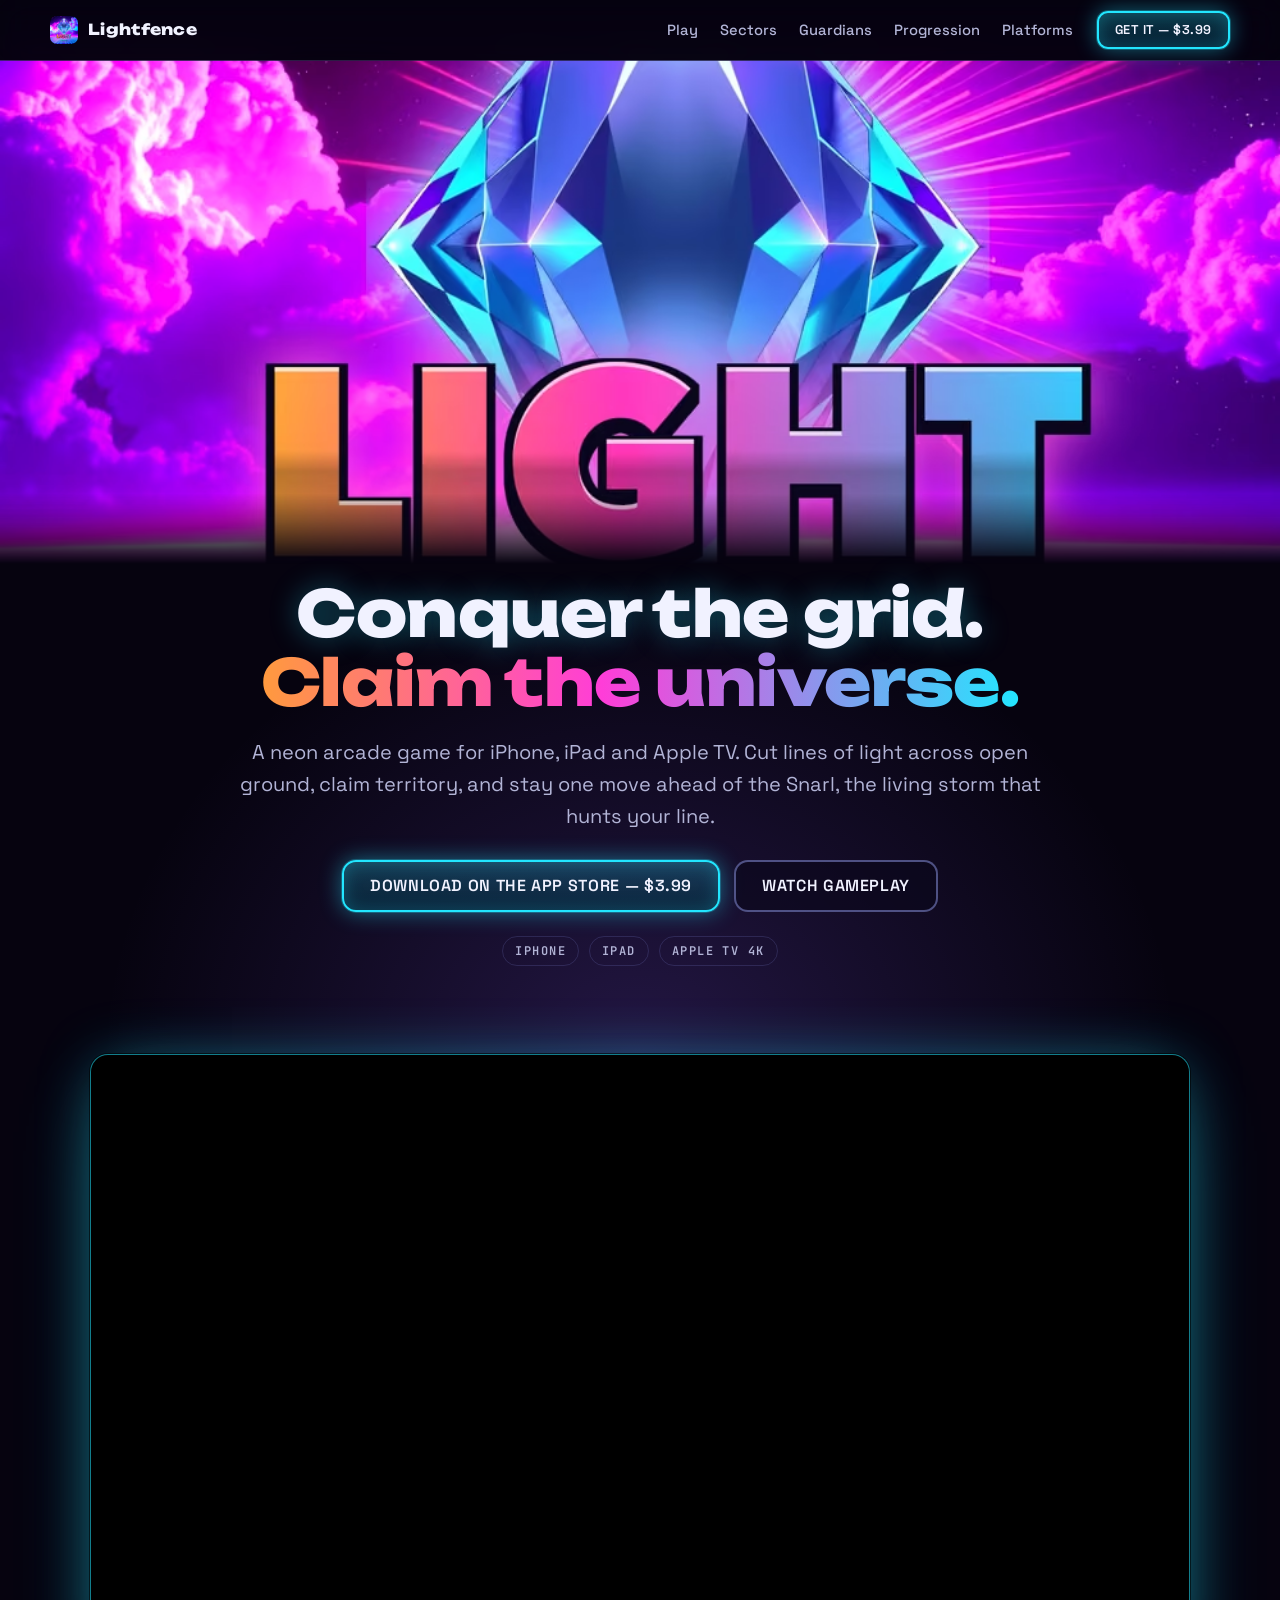
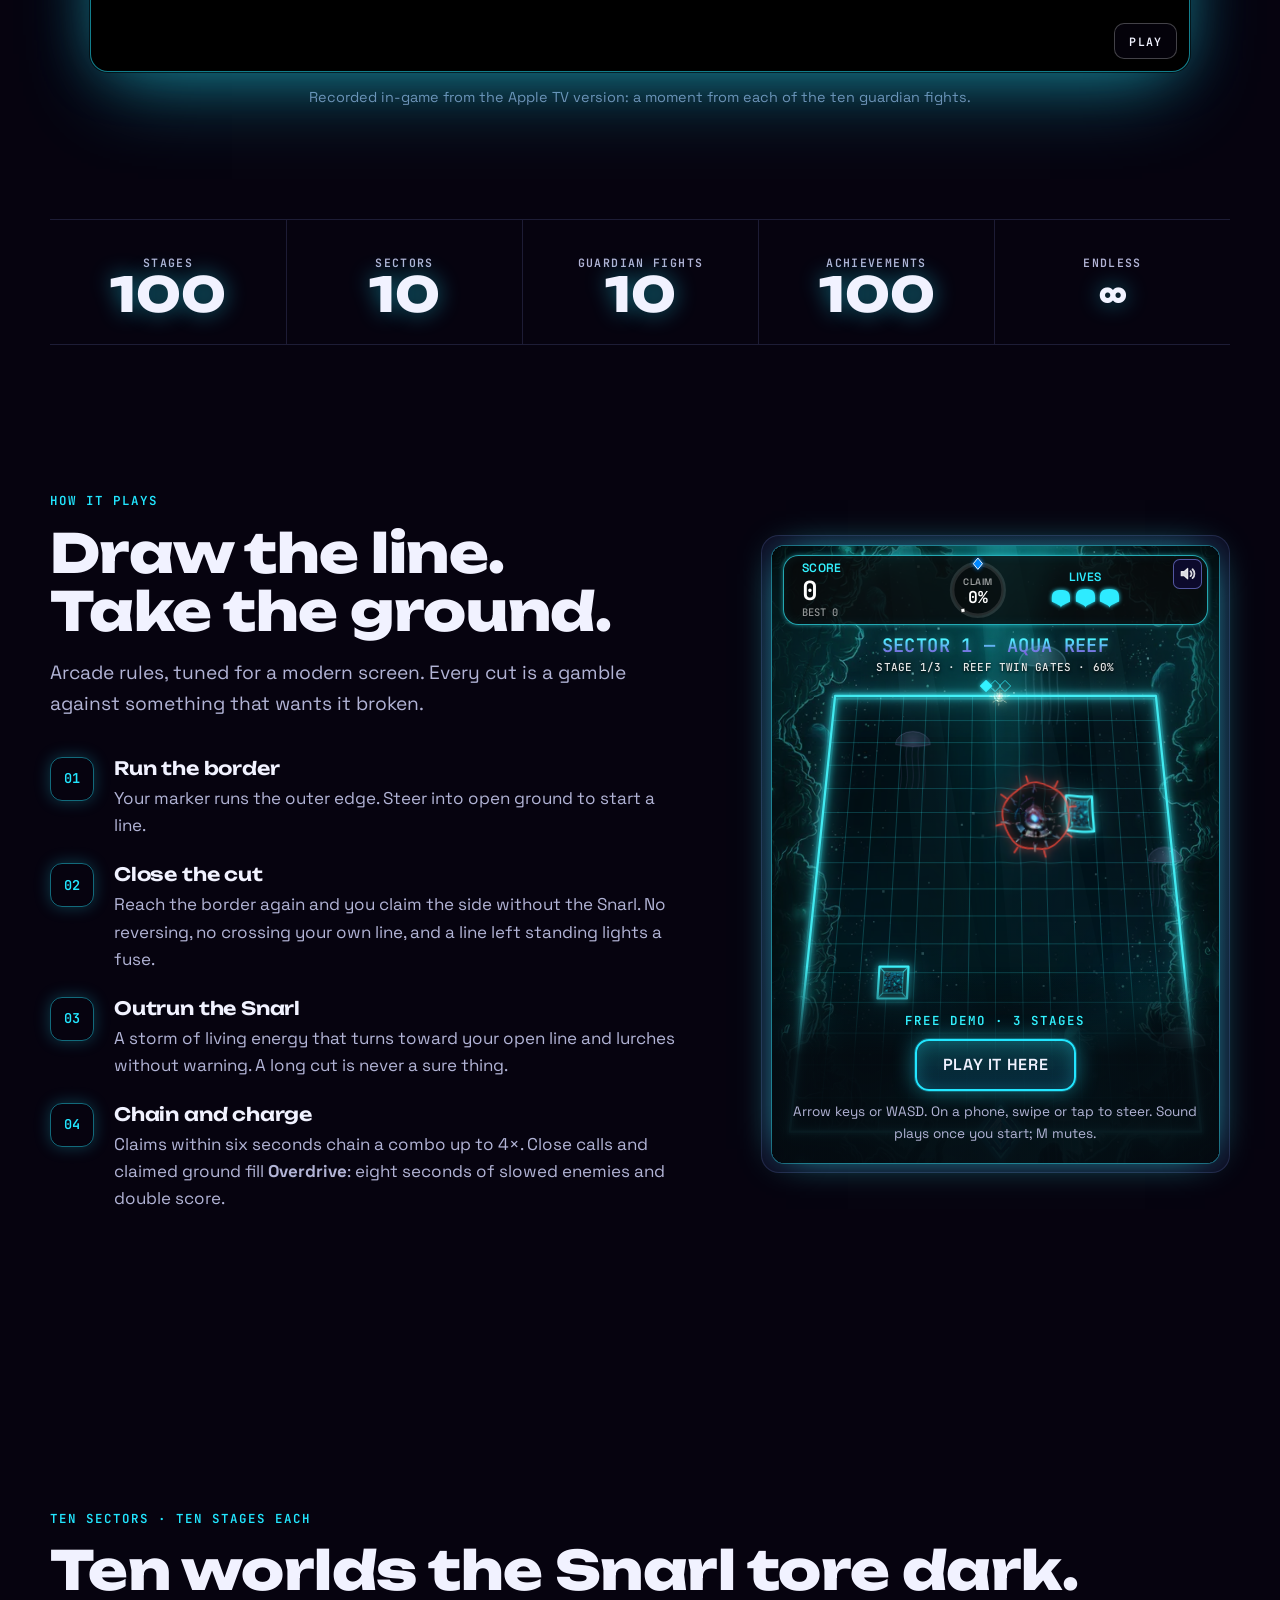
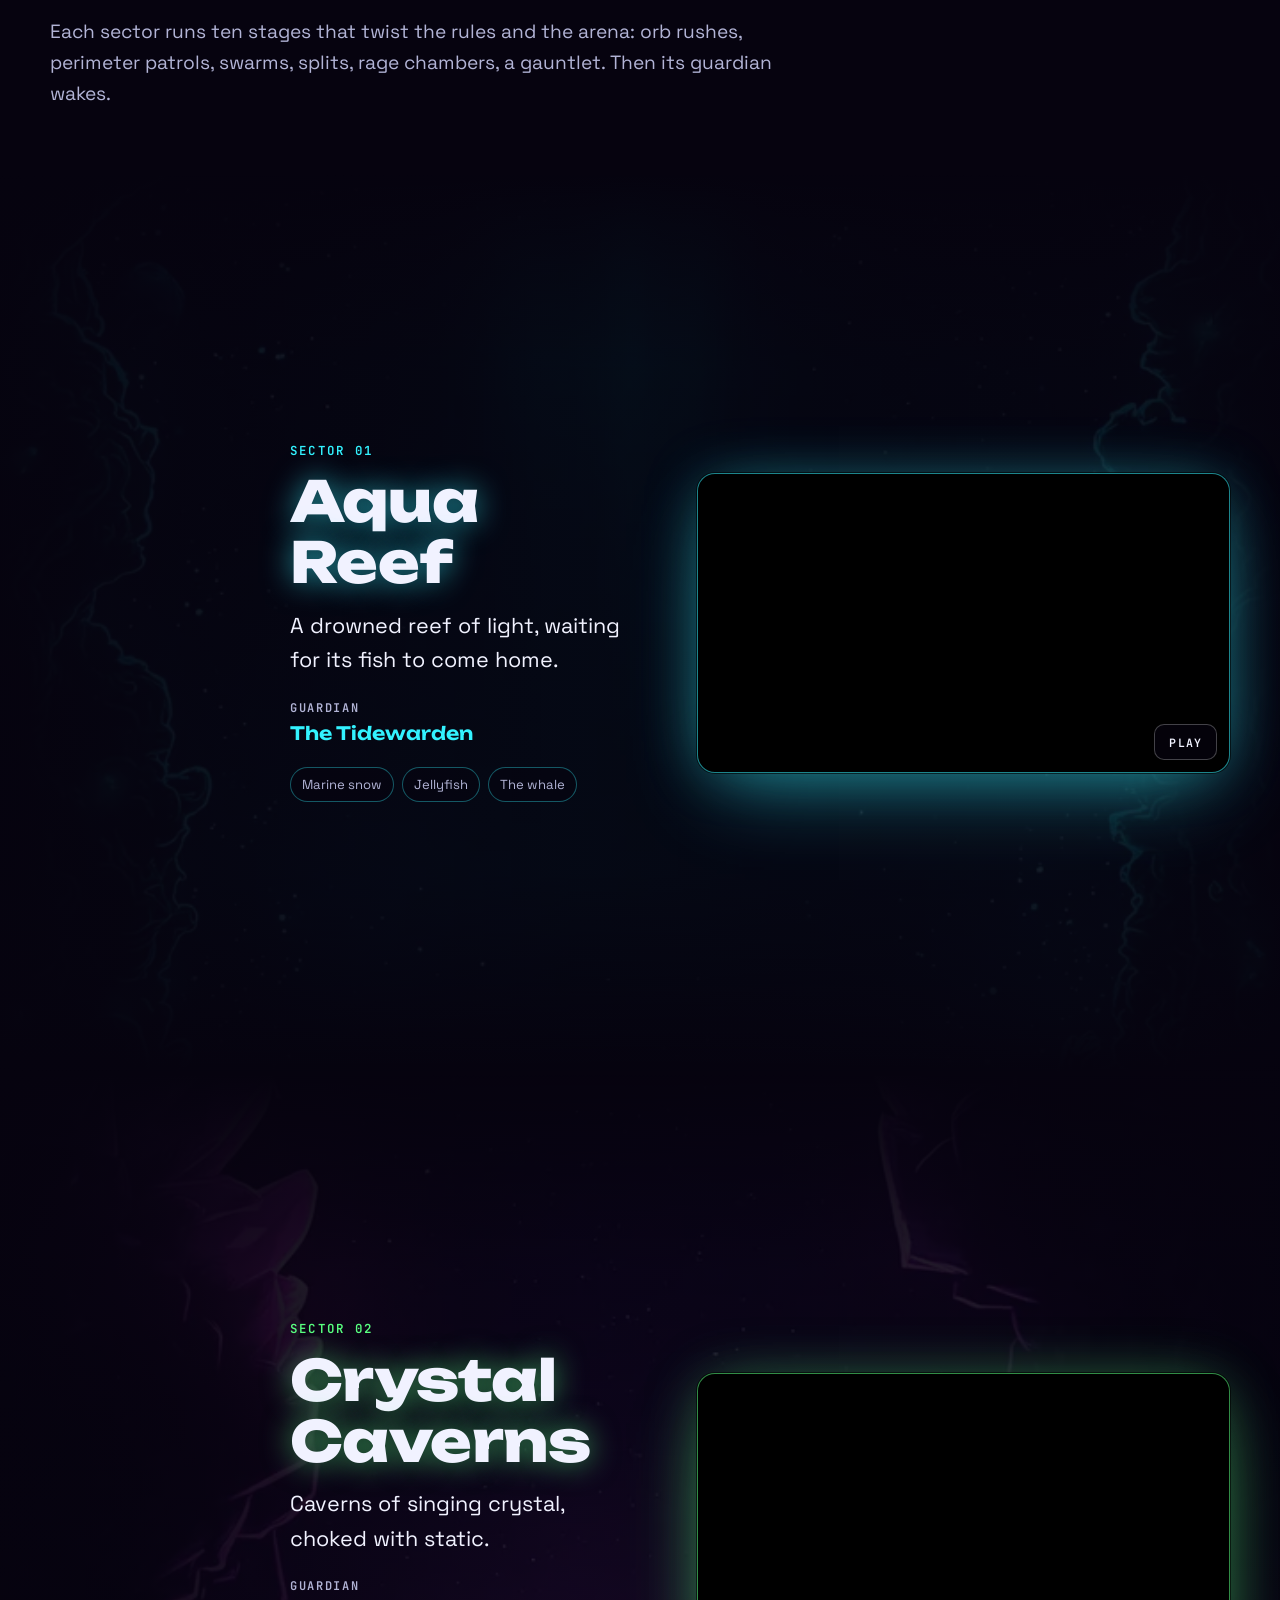
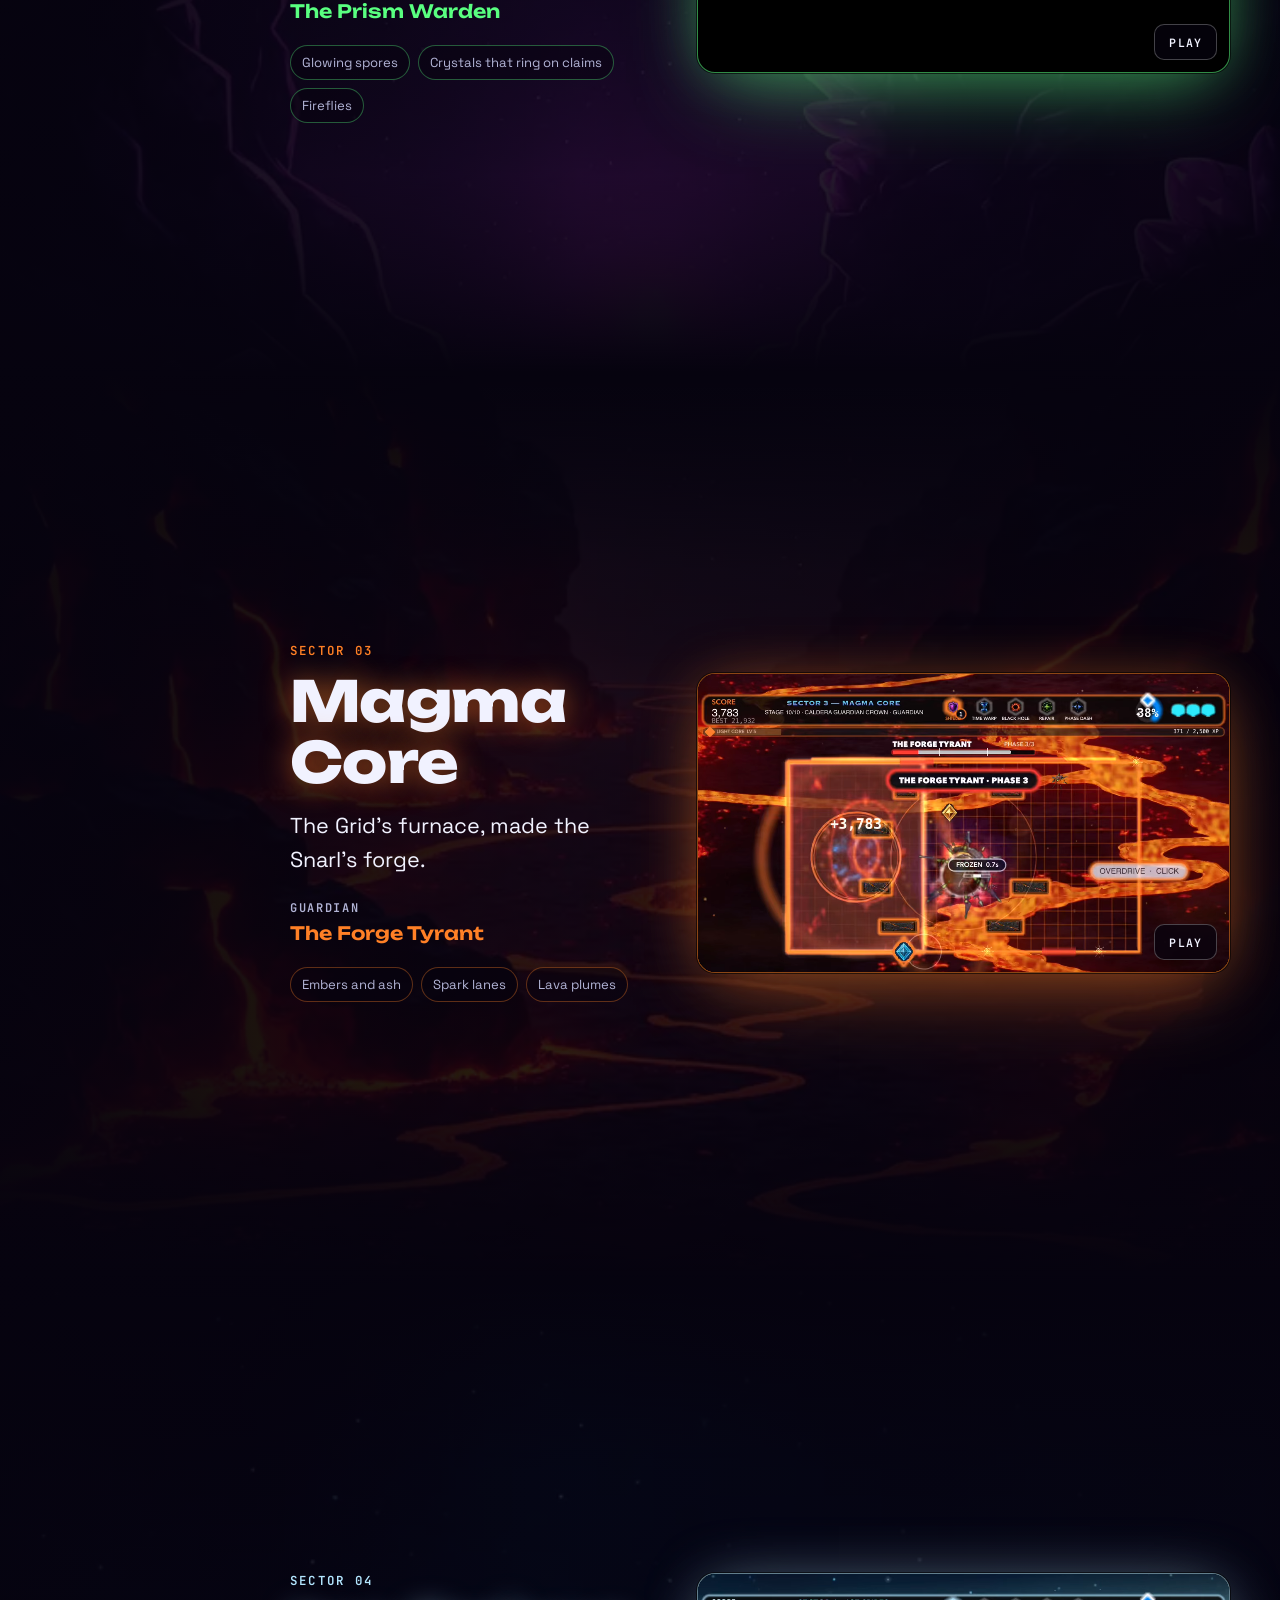
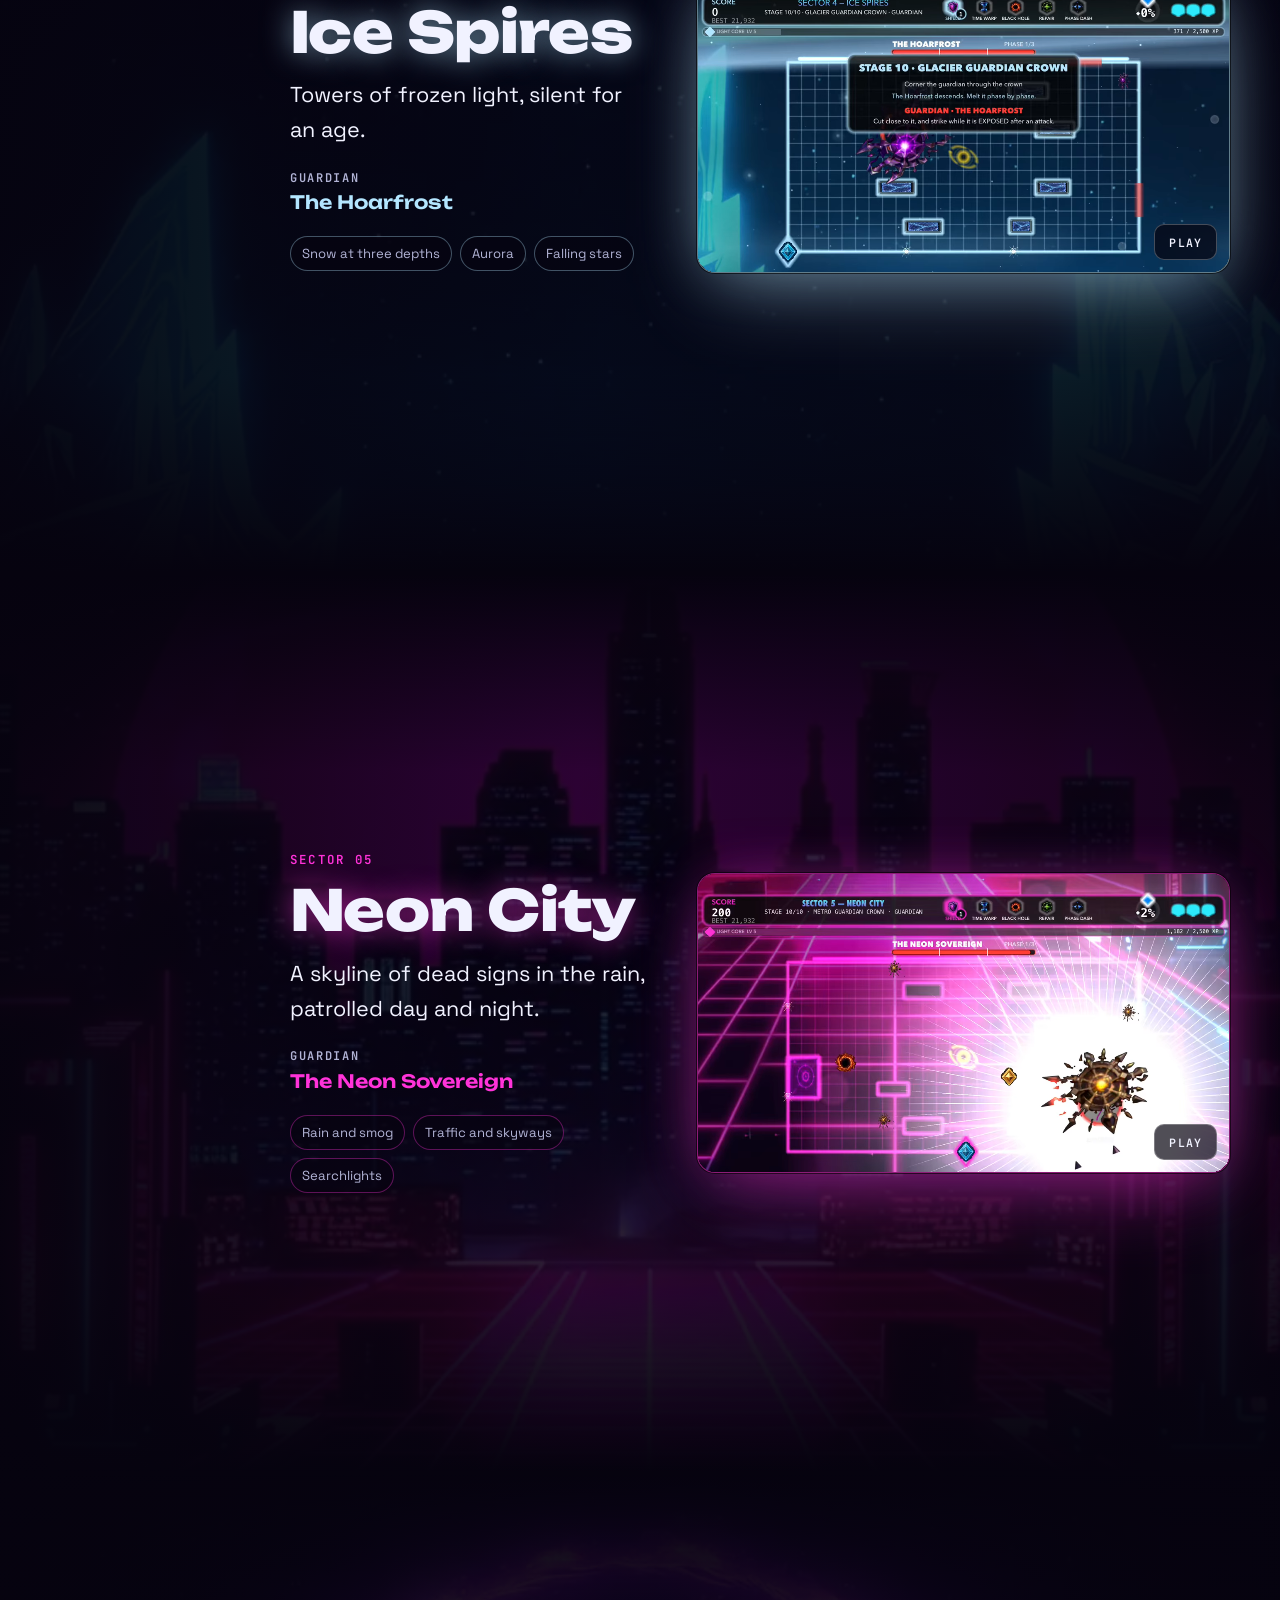
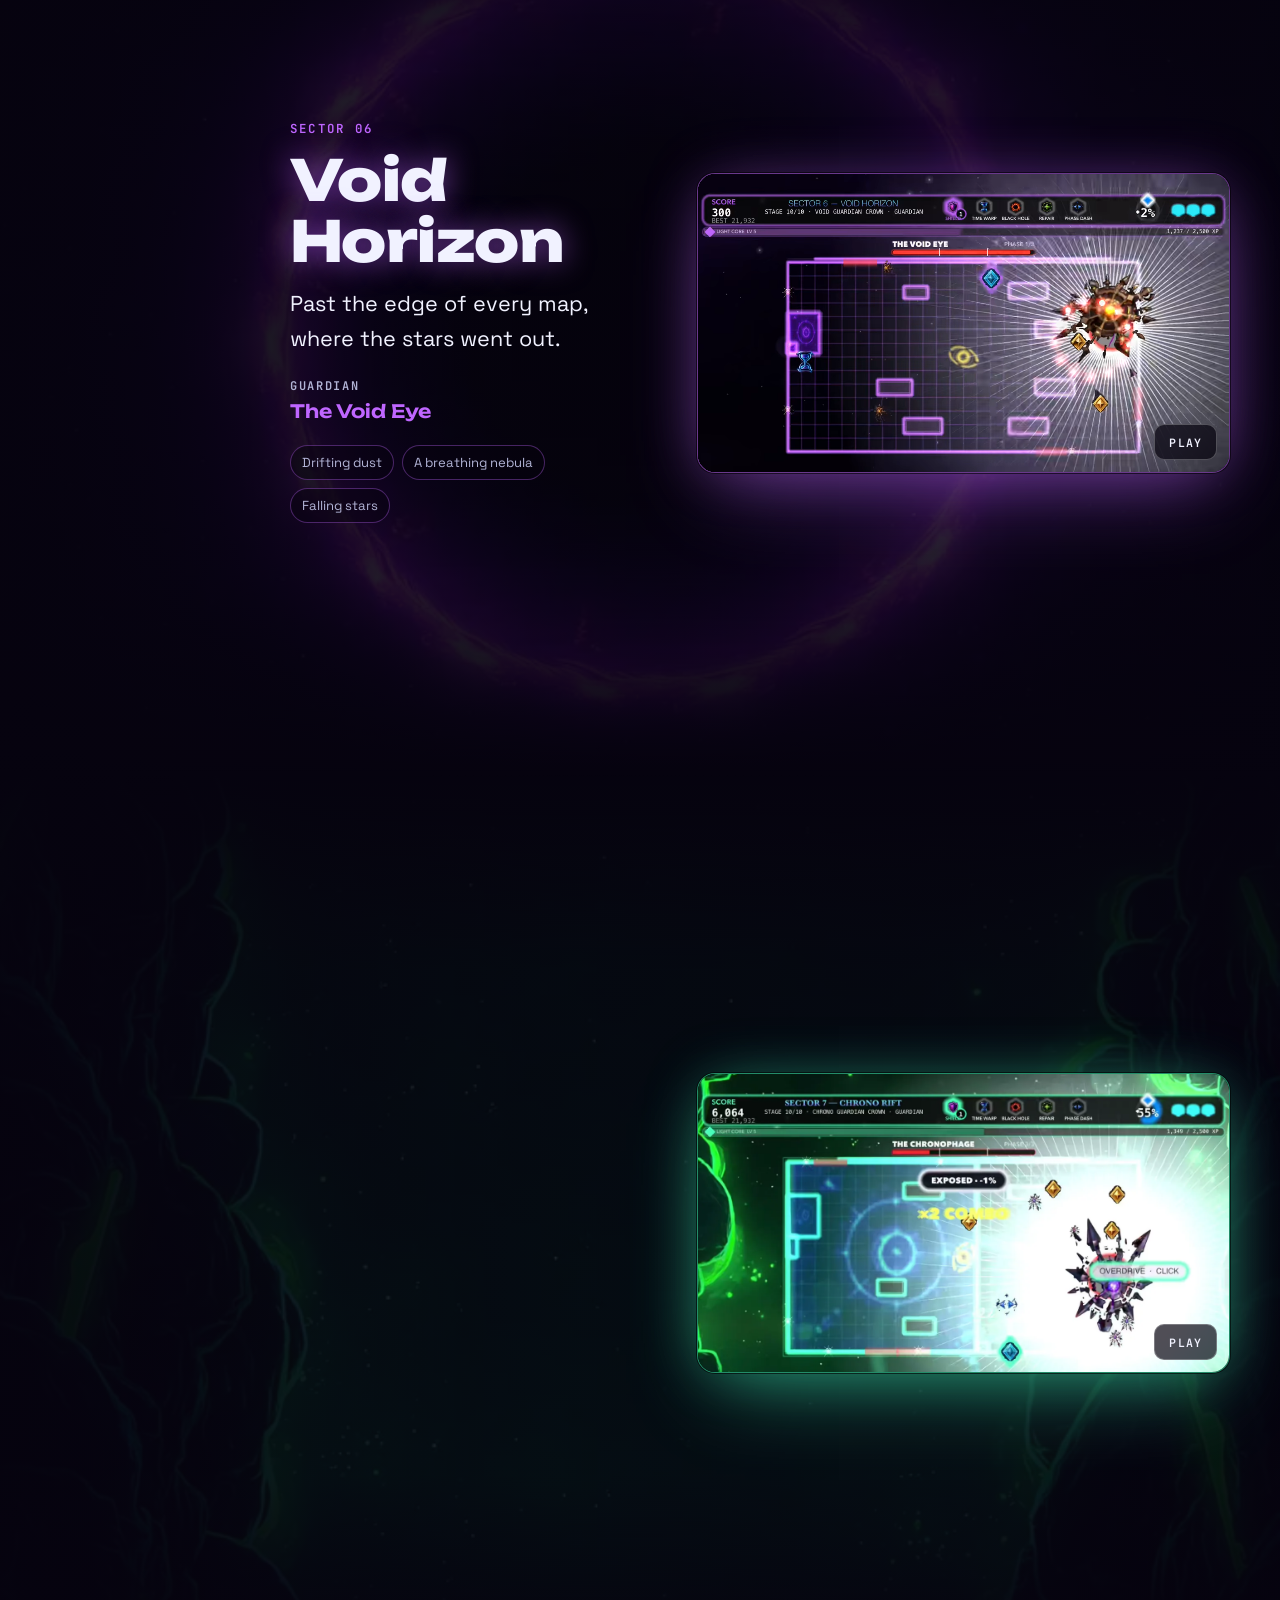
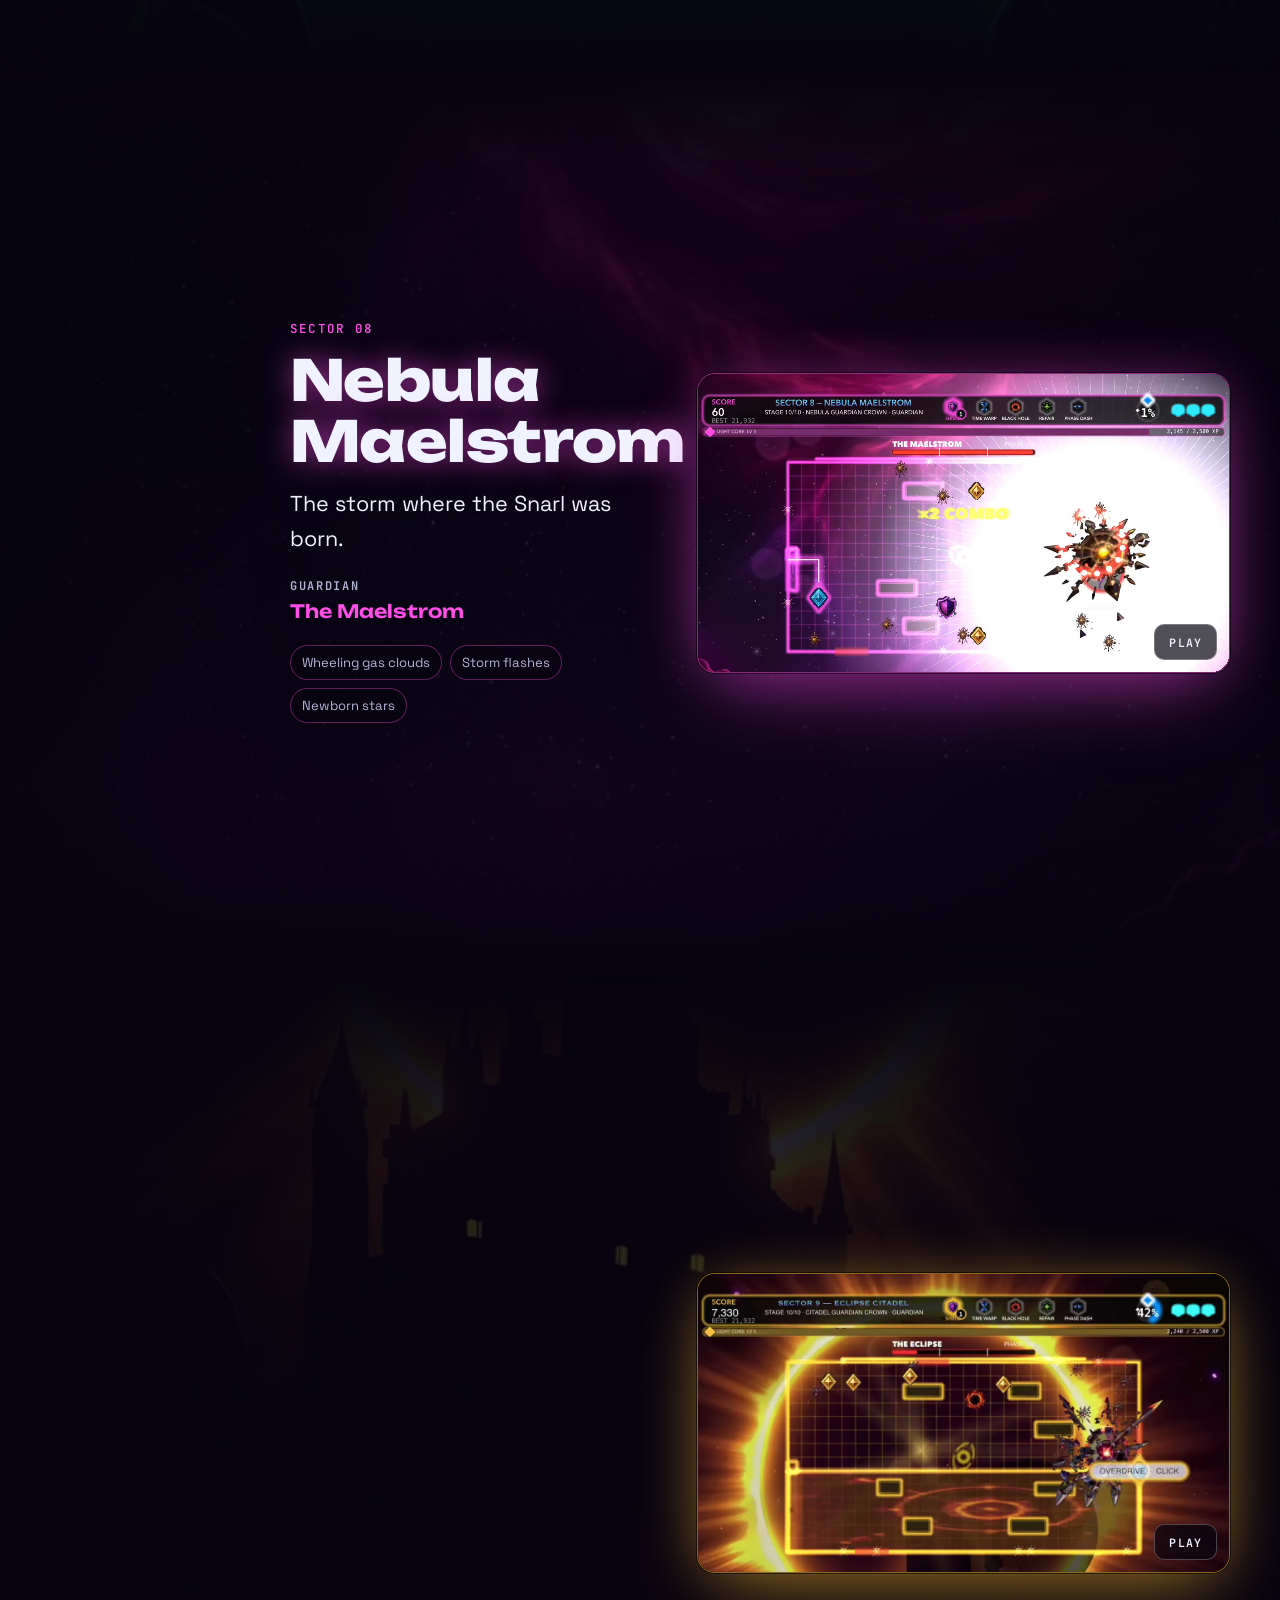
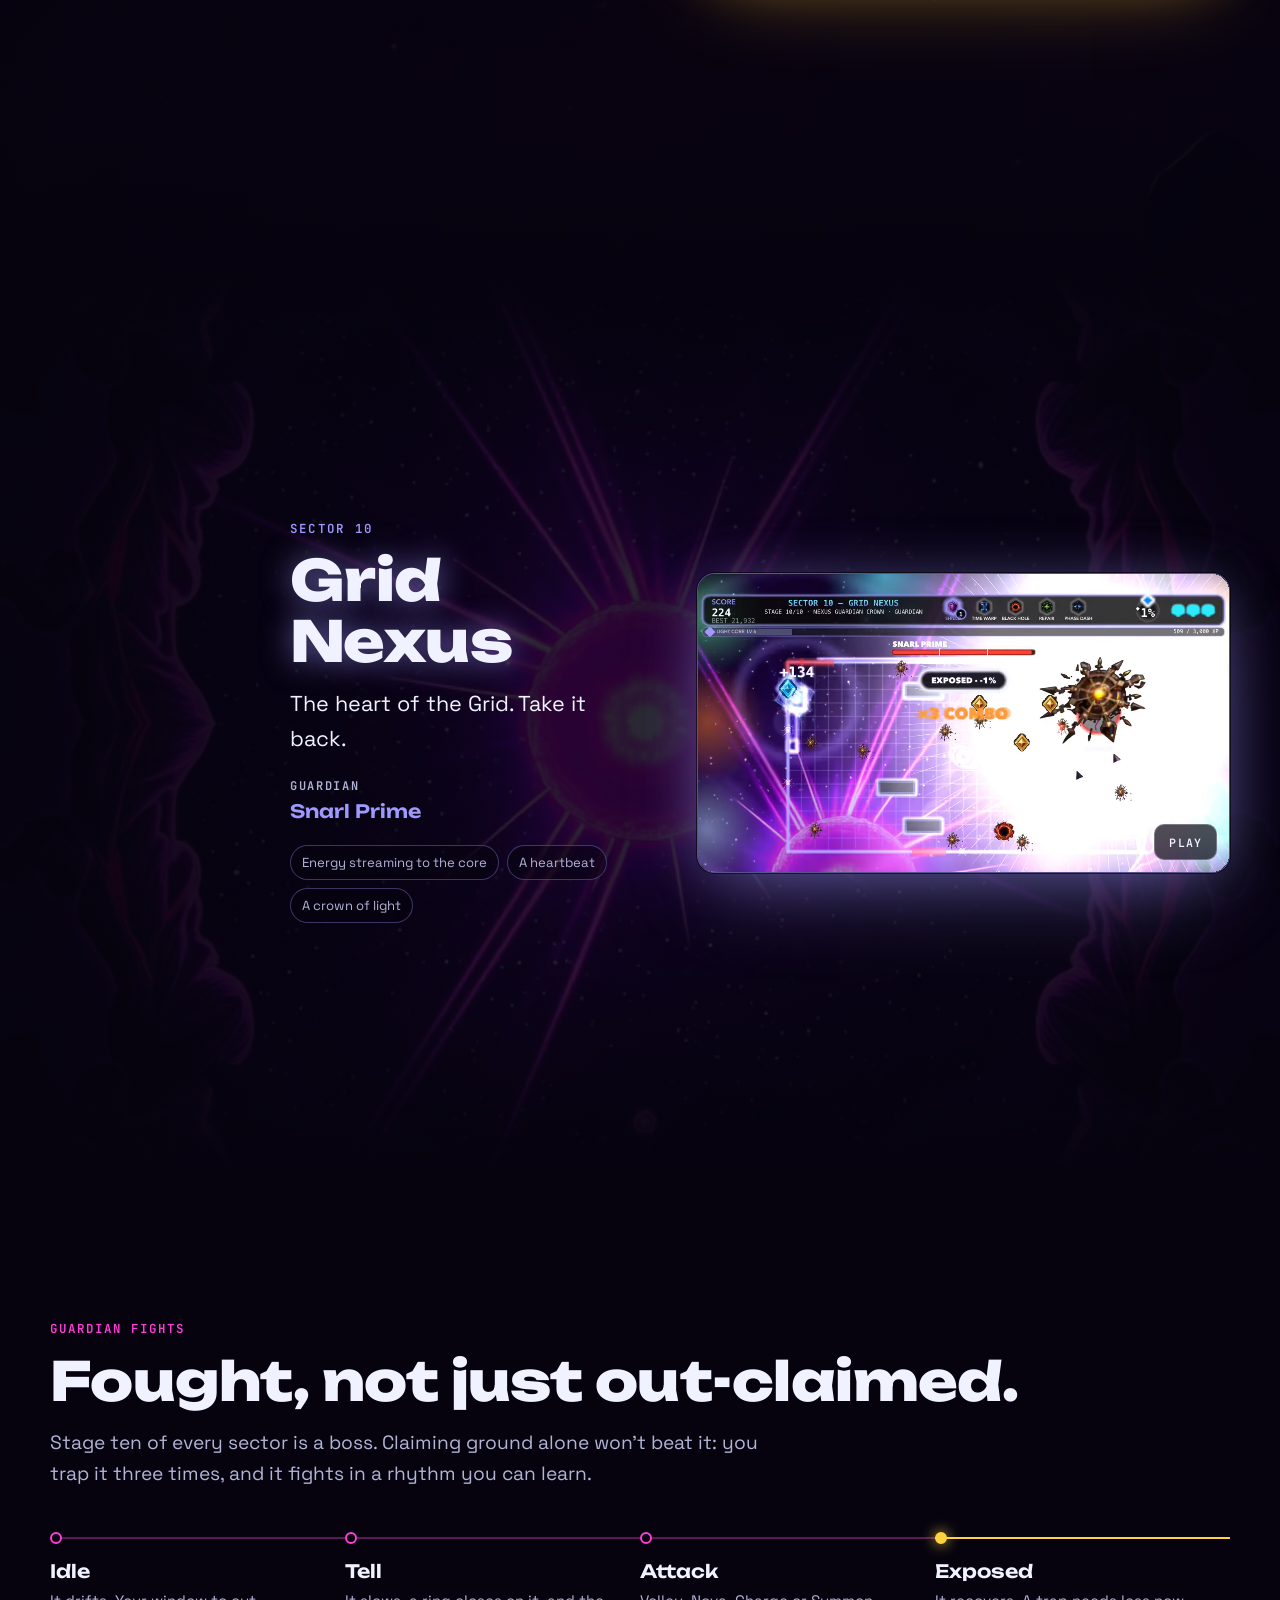
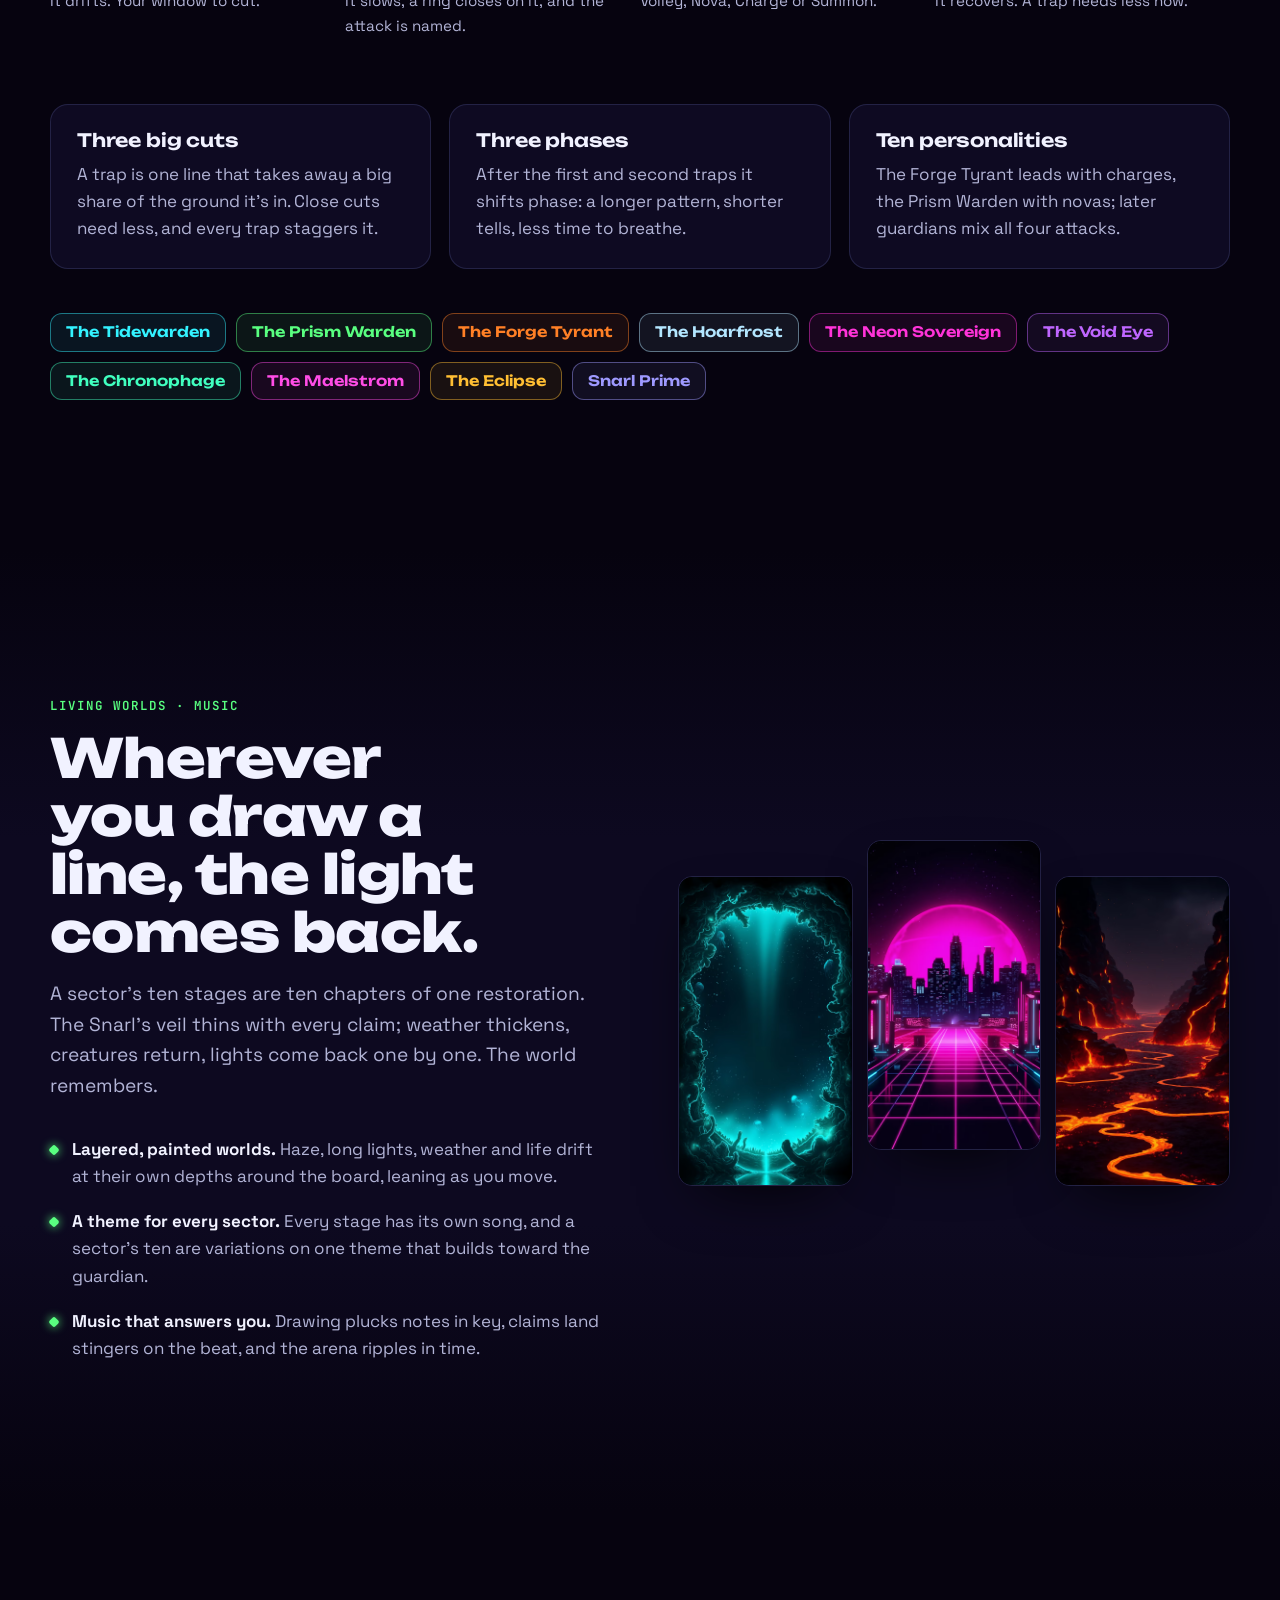
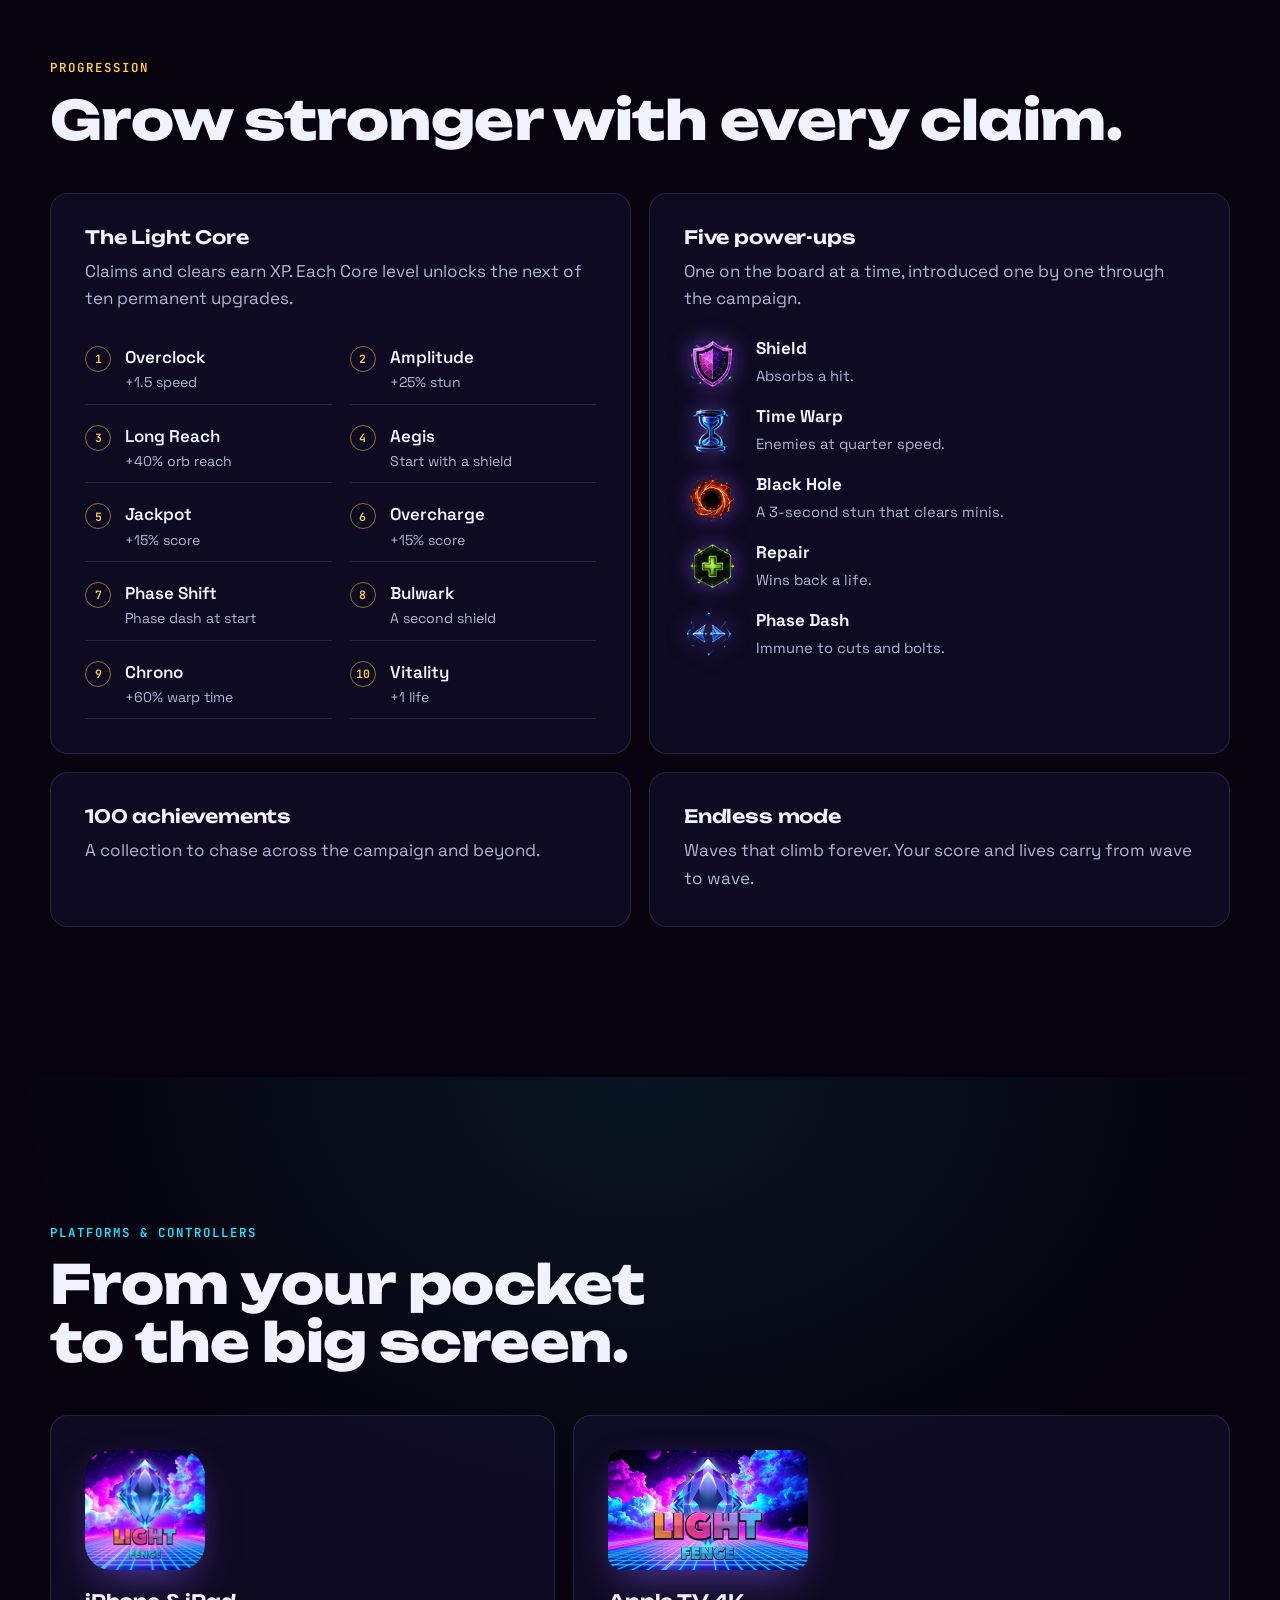
<file: index.html>
<!doctype html>
<html lang="en">
<head>
  <meta charset="utf-8" />
  <meta name="viewport" content="width=device-width, initial-scale=1, viewport-fit=cover" />
  <title>Lightfence: conquer the grid, claim the universe</title>
  <meta name="description" content="Lightfence is a neon arcade game for iPhone, iPad and Apple TV. Cut lines, claim territory and take back ten living worlds across a 100-stage campaign, ten guardian fights and Endless mode." />
  <link rel="canonical" href="https://lightfence.remnantsecurity.com/" />
  <meta name="theme-color" content="#06030f" />
  <meta name="color-scheme" content="dark" />
  <link rel="icon" type="image/png" sizes="64x64" href="img/favicon-64.png" />
  <link rel="apple-touch-icon" href="img/apple-touch-icon.png" />

  <meta property="og:type" content="website" />
  <meta property="og:site_name" content="Remnant Security" />
  <meta property="og:url" content="https://lightfence.remnantsecurity.com/" />
  <meta property="og:title" content="Lightfence: conquer the grid, claim the universe" />
  <meta property="og:description" content="A neon arcade game of cutting lines and claiming ground, for iPhone, iPad and Apple TV. Ten sectors, ten guardians, a 100-stage campaign and Endless mode." />
  <meta property="og:image" content="https://lightfence.remnantsecurity.com/img/og-image.jpg" />
  <meta property="og:image:width" content="1200" />
  <meta property="og:image:height" content="630" />
  <meta property="og:image:alt" content="Lightfence key art: a glowing crystal over a neon grid between violet clouds." />
  <meta name="twitter:card" content="summary_large_image" />
  <meta name="twitter:title" content="Lightfence: conquer the grid, claim the universe" />
  <meta name="twitter:description" content="A neon arcade game of cutting lines and claiming ground. Out now on iPhone, iPad and Apple TV for $3.99." />
  <meta name="twitter:image" content="https://lightfence.remnantsecurity.com/img/og-image.jpg" />
  <meta name="twitter:image:alt" content="Lightfence key art: a glowing crystal over a neon grid between violet clouds." />

  <script type="application/ld+json">
  {"@context":"https://schema.org","@type":"VideoGame","name":"Lightfence",
   "url":"https://lightfence.remnantsecurity.com/",
   "image":"https://lightfence.remnantsecurity.com/img/og-image.jpg",
   "description":"A neon arcade game: draw lines to claim territory across ten themed sectors, a 100-stage campaign with a guardian fight at the end of every sector, and Endless mode.",
   "genre":["Arcade","Action"],"gamePlatform":["iPhone","iPad","Apple TV"],"operatingSystem":"iOS, iPadOS, tvOS",
   "playMode":"SinglePlayer","offers":{"@type":"Offer","price":"3.99","priceCurrency":"USD","availability":"https://schema.org/InStock","url":"https://apps.apple.com/us/app/lightfence/id6822773360"},"publisher":{"@type":"Organization","name":"Remnant Security","url":"https://remnantsecurity.com/"}}
  </script>

  <link rel="preconnect" href="https://fonts.googleapis.com" />
  <link rel="preconnect" href="https://fonts.gstatic.com" crossorigin />
  <link href="https://fonts.googleapis.com/css2?family=JetBrains+Mono:wght@500;600&family=Space+Grotesk:wght@400;500;600&family=Unbounded:wght@600;800&display=swap" rel="stylesheet" />
  <link rel="preload" as="image" type="image/avif" imagesrcset="img/hero-1440.avif 1440w, img/hero-2560.avif 2560w" imagesizes="100vw" media="(min-width: 700px)" />
  <link rel="stylesheet" href="lightfence.css" />
  <link rel="stylesheet" href="play.css" />
  <script>document.documentElement.classList.add('js')</script>
  <script src="lightfence.js" defer></script>
  <script src="play-gl.js" defer></script>
  <script src="play-draw.js" defer></script>
  <script src="play-hud.js" defer></script>
  <script src="play.js" defer></script>
</head>
<body>
<a class="skip" href="#main">Skip to content</a>

<nav class="topbar" aria-label="Lightfence">
  <div class="wrap topbar-in">
    <a class="brand" href="#top"><img src="img/favicon-64.png" alt="" width="28" height="28" /><span>Lightfence</span></a>
    <ul class="navlinks">
      <li><a href="#play">Play</a></li>
      <li><a href="#sectors">Sectors</a></li>
      <li><a href="#guardians">Guardians</a></li>
      <li><a href="#progression">Progression</a></li>
      <li><a href="#platforms">Platforms</a></li>
    </ul>
    <a class="btn btn-sm" href="https://apps.apple.com/us/app/lightfence/id6822773360?mt=8&amp;ct=EXP-20261017-LIGHTFENCE-SITE-01">Get it — $3.99</a>
  </div>
</nav>

<header class="hero" id="top">
  <picture class="hero-art">
    <source media="(max-width: 699px)" type="image/avif" srcset="img/hero-tall.avif" />
    <source media="(max-width: 699px)" type="image/webp" srcset="img/hero-tall.webp" />
    <source type="image/avif" srcset="img/hero-1440.avif 1440w, img/hero-2560.avif 2560w" sizes="100vw" />
    <img src="img/hero-1440.webp" srcset="img/hero-1440.webp 1440w, img/hero-2560.webp 2560w" sizes="100vw"
         alt="Lightfence logo: a glowing crystal above the word LIGHTFENCE, over a neon grid between violet clouds."
         width="1440" height="447" fetchpriority="high" />
  </picture>
  <div class="wrap hero-copy">
    <h1><span class="sr-only">Lightfence. </span>Conquer the grid.<br /><em>Claim the universe.</em></h1>
    <p class="lede">A neon arcade game for iPhone, iPad and Apple TV. Cut lines of light across open ground, claim territory, and stay one move ahead of the Snarl, the living storm that hunts your line.</p>
    <div class="cta-row">
      <a class="btn" href="https://apps.apple.com/us/app/lightfence/id6822773360?mt=8&amp;ct=EXP-20261017-LIGHTFENCE-SITE-01">Download on the App Store — $3.99</a>
      <a class="btn btn-ghost" href="#reel">Watch gameplay</a>
    </div>
    <ul class="chips" aria-label="Platforms">
      <li>iPhone</li><li>iPad</li><li>Apple TV 4K</li>
    </ul>
  </div>
  <figure class="wrap reel clip" id="reel">
    <div class="screen" style="--accent:#22e6ff">
      <video muted loop playsinline preload="none" poster="img/reel-poster.webp" aria-label="Gameplay reel: a few seconds of each of the ten guardian fights">
        <source data-src="media/reel.webm" type="video/webm" />
        <source data-src="media/reel.mp4" type="video/mp4" />
      </video>
      <button class="vbtn" type="button" hidden>Pause</button>
    </div>
    <figcaption>Recorded in-game from the Apple TV version: a moment from each of the ten guardian fights.</figcaption>
  </figure>
</header>

<main id="main">
  <section class="stats wrap" aria-label="At a glance">
    <dl>
      <div><dt>Stages</dt><dd>100</dd></div>
      <div><dt>Sectors</dt><dd>10</dd></div>
      <div><dt>Guardian fights</dt><dd>10</dd></div>
      <div><dt>Achievements</dt><dd>100</dd></div>
      <div><dt>Endless</dt><dd>&infin;</dd></div>
    </dl>
  </section>

  <section class="section wrap play" id="play" aria-labelledby="play-h">
    <div class="play-copy">
      <p class="eyebrow">How it plays</p>
      <h2 id="play-h">Draw the line. Take the ground.</h2>
      <p class="sub">Arcade rules, tuned for a modern screen. Every cut is a gamble against something that wants it broken.</p>
      <ol class="steps">
        <li><h3>Run the border</h3><p>Your marker runs the outer edge. Steer into open ground to start a line.</p></li>
        <li><h3>Close the cut</h3><p>Reach the border again and you claim the side without the Snarl. No reversing, no crossing your own line, and a line left standing lights a fuse.</p></li>
        <li><h3>Outrun the Snarl</h3><p>A storm of living energy that turns toward your open line and lurches without warning. A long cut is never a sure thing.</p></li>
        <li><h3>Chain and charge</h3><p>Claims within six seconds chain a combo up to 4&times;. Close calls and claimed ground fill <b>Overdrive</b>: eight seconds of slowed enemies and double score.</p></li>
      </ol>
    </div>
    <div class="board mini" id="mini">
      <div class="mini-stage">
        <canvas tabindex="0" width="360" height="497" aria-label="Lightfence mini board, Aqua Reef. Arrow keys or WASD steer; the marker keeps going until you turn. Swipe or tap on a touch screen. Escape pauses, M mutes."></canvas>
        <div class="mini-hud" aria-hidden="true">
          <div class="mini-panel">
            <div class="mini-score"><span class="mini-cap">Score</span><b data-mini="score">0</b><span class="mini-bestline" data-mini="bestline">Best 0</span></div>
            <div class="mini-gauge">
              <svg viewBox="0 0 84 84"><circle class="g-base" cx="42" cy="42" r="34" /><circle class="g-arc" data-mini="arc" cx="42" cy="42" r="34" pathLength="100" transform="rotate(-90 42 42)" /><path class="g-tick" data-mini="tick" d="M42 5 l3.5 3.5 -3.5 3.5 -3.5 -3.5z" /><path class="g-dia" d="M42 0 l6 7.5 -6 7.5 -6 -7.5z" /></svg>
              <span class="mini-cap">Claim</span><b data-mini="pct">0%</b>
            </div>
            <div class="mini-lives"><span class="mini-cap">Lives</span><span class="mini-pips" data-mini="lives"><i></i><i></i><i></i></span></div>
          </div>
          <p class="mini-title">Sector 1 &mdash; Aqua Reef</p>
          <p class="mini-line" data-mini="line">Stage 1/3 &middot; Reef Twin Gates &middot; 60%</p>
          <p class="mini-pills" data-mini="pills"><i class="on"></i><i></i><i></i></p>
        </div>
        <div class="mini-tools">
          <button class="mini-tool" type="button" data-act="pause" aria-label="Pause" hidden><svg viewBox="0 0 24 24" aria-hidden="true"><path d="M8 5v14M16 5v14" /></svg></button>
          <button class="mini-tool" type="button" data-act="sound" aria-pressed="true" aria-label="Sound on (M to mute)"><svg viewBox="0 0 24 24" aria-hidden="true"><path class="spk" d="M4 9.5h3.5L12 5.5v13l-4.5-4H4z" /><path class="on" d="M15.5 9a4 4 0 0 1 0 6M18 6.5a7.5 7.5 0 0 1 0 11" /><path class="off" d="M16 9.5l5 5M21 9.5l-5 5" /></svg></button>
        </div>
        <div class="mini-start">
          <p class="eyebrow">Free demo &middot; 3 stages</p>
          <button class="btn" type="button" data-act="start">Play it here</button>
          <p class="mini-help">Arrow keys or WASD. On a phone, swipe or tap to steer. Sound plays once you start; M mutes.</p>
          <p class="mini-best" data-mini="best"></p>
        </div>
        <div class="mini-card" role="dialog" aria-label="Lightfence demo" hidden></div>
      </div>
      <p class="sr-only" data-mini="live" aria-live="polite"></p>
      <noscript><p class="mini-help">The playable board needs JavaScript.</p></noscript>
    </div>
  </section>

  <section class="sectors" id="sectors" aria-labelledby="sectors-h">
    <div class="wrap sectors-head">
      <p class="eyebrow">Ten sectors &middot; ten stages each</p>
      <h2 id="sectors-h">Ten worlds the Snarl tore dark.</h2>
      <p class="sub">Each sector runs ten stages that twist the rules and the arena: orb rushes, perimeter patrols, swarms, splits, rage chambers, a gauntlet. Then its guardian wakes.</p>
    </div>
    <nav class="rail" aria-label="Jump to a sector">
      <ol>
        <li><a href="#s1" style="--accent:#33f2ff"><span>01</span> Aqua Reef</a></li>
        <li><a href="#s2" style="--accent:#59ff80"><span>02</span> Crystal Caverns</a></li>
        <li><a href="#s3" style="--accent:#ff8026"><span>03</span> Magma Core</a></li>
        <li><a href="#s4" style="--accent:#b3e6ff"><span>04</span> Ice Spires</a></li>
        <li><a href="#s5" style="--accent:#ff33d9"><span>05</span> Neon City</a></li>
        <li><a href="#s6" style="--accent:#bf66ff"><span>06</span> Void Horizon</a></li>
        <li><a href="#s7" style="--accent:#40ffbf"><span>07</span> Chrono Rift</a></li>
        <li><a href="#s8" style="--accent:#ff4de6"><span>08</span> Nebula Maelstrom</a></li>
        <li><a href="#s9" style="--accent:#ffbf33"><span>09</span> Eclipse Citadel</a></li>
        <li><a href="#s10" style="--accent:#9e99ff"><span>10</span> Grid Nexus</a></li>
      </ol>
    </nav>
    <!-- One panel per sector. World lines: ShowcaseStore.worldLines; life: DESIGN.md "Living worlds". -->
    <article class="sector" id="s1" style="--accent:#33f2ff;--world:url(img/world-aqua-reef.webp)">
      <div class="sector-in wrap"><div class="sector-copy reveal"><p class="num">Sector 01</p><h3>Aqua Reef</h3><p class="line">A drowned reef of light, waiting for its fish to come home.</p><p class="guardian">Guardian <b>The Tidewarden</b></p><ul class="life"><li>Marine snow</li><li>Jellyfish</li><li>The whale</li></ul></div>
      <figure class="clip"><div class="screen"><video muted loop playsinline preload="none" poster="img/sector-1-poster.webp" aria-label="Aqua Reef gameplay: the fight with The Tidewarden"><source data-src="media/sector-1.webm" type="video/webm" /><source data-src="media/sector-1.mp4" type="video/mp4" /></video><button class="vbtn" type="button" hidden>Pause</button></div></figure></div>
    </article>
    <article class="sector" id="s2" style="--accent:#59ff80;--world:url(img/world-crystal-caverns.webp)">
      <div class="sector-in wrap"><div class="sector-copy reveal"><p class="num">Sector 02</p><h3>Crystal Caverns</h3><p class="line">Caverns of singing crystal, choked with static.</p><p class="guardian">Guardian <b>The Prism Warden</b></p><ul class="life"><li>Glowing spores</li><li>Crystals that ring on claims</li><li>Fireflies</li></ul></div>
      <figure class="clip"><div class="screen"><video muted loop playsinline preload="none" poster="img/sector-2-poster.webp" aria-label="Crystal Caverns gameplay: the fight with The Prism Warden"><source data-src="media/sector-2.webm" type="video/webm" /><source data-src="media/sector-2.mp4" type="video/mp4" /></video><button class="vbtn" type="button" hidden>Pause</button></div></figure></div>
    </article>
    <article class="sector" id="s3" style="--accent:#ff8026;--world:url(img/world-magma-core.webp)">
      <div class="sector-in wrap"><div class="sector-copy reveal"><p class="num">Sector 03</p><h3>Magma Core</h3><p class="line">The Grid&rsquo;s furnace, made the Snarl&rsquo;s forge.</p><p class="guardian">Guardian <b>The Forge Tyrant</b></p><ul class="life"><li>Embers and ash</li><li>Spark lanes</li><li>Lava plumes</li></ul></div>
      <figure class="clip"><div class="screen"><video muted loop playsinline preload="none" poster="img/sector-3-poster.webp" aria-label="Magma Core gameplay: the fight with The Forge Tyrant"><source data-src="media/sector-3.webm" type="video/webm" /><source data-src="media/sector-3.mp4" type="video/mp4" /></video><button class="vbtn" type="button" hidden>Pause</button></div></figure></div>
    </article>
    <article class="sector" id="s4" style="--accent:#b3e6ff;--world:url(img/world-ice-spires.webp)">
      <div class="sector-in wrap"><div class="sector-copy reveal"><p class="num">Sector 04</p><h3>Ice Spires</h3><p class="line">Towers of frozen light, silent for an age.</p><p class="guardian">Guardian <b>The Hoarfrost</b></p><ul class="life"><li>Snow at three depths</li><li>Aurora</li><li>Falling stars</li></ul></div>
      <figure class="clip"><div class="screen"><video muted loop playsinline preload="none" poster="img/sector-4-poster.webp" aria-label="Ice Spires gameplay: the fight with The Hoarfrost"><source data-src="media/sector-4.webm" type="video/webm" /><source data-src="media/sector-4.mp4" type="video/mp4" /></video><button class="vbtn" type="button" hidden>Pause</button></div></figure></div>
    </article>
    <article class="sector" id="s5" style="--accent:#ff33d9;--world:url(img/world-neon-city.webp)">
      <div class="sector-in wrap"><div class="sector-copy reveal"><p class="num">Sector 05</p><h3>Neon City</h3><p class="line">A skyline of dead signs in the rain, patrolled day and night.</p><p class="guardian">Guardian <b>The Neon Sovereign</b></p><ul class="life"><li>Rain and smog</li><li>Traffic and skyways</li><li>Searchlights</li></ul></div>
      <figure class="clip"><div class="screen"><video muted loop playsinline preload="none" poster="img/sector-5-poster.webp" aria-label="Neon City gameplay: the fight with The Neon Sovereign"><source data-src="media/sector-5.webm" type="video/webm" /><source data-src="media/sector-5.mp4" type="video/mp4" /></video><button class="vbtn" type="button" hidden>Pause</button></div></figure></div>
    </article>
    <article class="sector" id="s6" style="--accent:#bf66ff;--world:url(img/world-void-horizon.webp)">
      <div class="sector-in wrap"><div class="sector-copy reveal"><p class="num">Sector 06</p><h3>Void Horizon</h3><p class="line">Past the edge of every map, where the stars went out.</p><p class="guardian">Guardian <b>The Void Eye</b></p><ul class="life"><li>Drifting dust</li><li>A breathing nebula</li><li>Falling stars</li></ul></div>
      <figure class="clip"><div class="screen"><video muted loop playsinline preload="none" poster="img/sector-6-poster.webp" aria-label="Void Horizon gameplay: the fight with The Void Eye"><source data-src="media/sector-6.webm" type="video/webm" /><source data-src="media/sector-6.mp4" type="video/mp4" /></video><button class="vbtn" type="button" hidden>Pause</button></div></figure></div>
    </article>
    <article class="sector" id="s7" style="--accent:#40ffbf;--world:url(img/world-chrono-rift.webp)">
      <div class="sector-in wrap"><div class="sector-copy reveal"><p class="num">Sector 07</p><h3>Chrono Rift</h3><p class="line">Time runs here in loops and stutters.</p><p class="guardian">Guardian <b>The Chronophage</b></p><ul class="life"><li>Sand on the wind</li><li>Hour lights</li><li>Rift rays</li></ul></div>
      <figure class="clip"><div class="screen"><video muted loop playsinline preload="none" poster="img/sector-7-poster.webp" aria-label="Chrono Rift gameplay: the fight with The Chronophage"><source data-src="media/sector-7.webm" type="video/webm" /><source data-src="media/sector-7.mp4" type="video/mp4" /></video><button class="vbtn" type="button" hidden>Pause</button></div></figure></div>
    </article>
    <article class="sector" id="s8" style="--accent:#ff4de6;--world:url(img/world-nebula-maelstrom.webp)">
      <div class="sector-in wrap"><div class="sector-copy reveal"><p class="num">Sector 08</p><h3>Nebula Maelstrom</h3><p class="line">The storm where the Snarl was born.</p><p class="guardian">Guardian <b>The Maelstrom</b></p><ul class="life"><li>Wheeling gas clouds</li><li>Storm flashes</li><li>Newborn stars</li></ul></div>
      <figure class="clip"><div class="screen"><video muted loop playsinline preload="none" poster="img/sector-8-poster.webp" aria-label="Nebula Maelstrom gameplay: the fight with The Maelstrom"><source data-src="media/sector-8.webm" type="video/webm" /><source data-src="media/sector-8.mp4" type="video/mp4" /></video><button class="vbtn" type="button" hidden>Pause</button></div></figure></div>
    </article>
    <article class="sector" id="s9" style="--accent:#ffbf33;--world:url(img/world-eclipse-citadel.webp)">
      <div class="sector-in wrap"><div class="sector-copy reveal"><p class="num">Sector 09</p><h3>Eclipse Citadel</h3><p class="line">The Snarl&rsquo;s fortress under a held eclipse.</p><p class="guardian">Guardian <b>The Eclipse</b></p><ul class="life"><li>Bats and gold sparks</li><li>God rays</li><li>Fortress windows</li></ul></div>
      <figure class="clip"><div class="screen"><video muted loop playsinline preload="none" poster="img/sector-9-poster.webp" aria-label="Eclipse Citadel gameplay: the fight with The Eclipse"><source data-src="media/sector-9.webm" type="video/webm" /><source data-src="media/sector-9.mp4" type="video/mp4" /></video><button class="vbtn" type="button" hidden>Pause</button></div></figure></div>
    </article>
    <article class="sector" id="s10" style="--accent:#9e99ff;--world:url(img/world-grid-nexus.webp)">
      <div class="sector-in wrap"><div class="sector-copy reveal"><p class="num">Sector 10</p><h3>Grid Nexus</h3><p class="line">The heart of the Grid. Take it back.</p><p class="guardian">Guardian <b>Snarl Prime</b></p><ul class="life"><li>Energy streaming to the core</li><li>A heartbeat</li><li>A crown of light</li></ul></div>
      <figure class="clip"><div class="screen"><video muted loop playsinline preload="none" poster="img/sector-10-poster.webp" aria-label="Grid Nexus gameplay: the fight with Snarl Prime"><source data-src="media/sector-10.webm" type="video/webm" /><source data-src="media/sector-10.mp4" type="video/mp4" /></video><button class="vbtn" type="button" hidden>Pause</button></div></figure></div>
    </article>
  </section>

  <section class="section wrap" id="guardians" aria-labelledby="guardians-h">
    <p class="eyebrow">Guardian fights</p>
    <h2 id="guardians-h">Fought, not just out-claimed.</h2>
    <p class="sub">Stage ten of every sector is a boss. Claiming ground alone won&rsquo;t beat it: you trap it three times, and it fights in a rhythm you can learn.</p>
    <ol class="rhythm">
      <li><b>Idle</b><span>It drifts. Your window to cut.</span></li>
      <li><b>Tell</b><span>It slows, a ring closes on it, and the attack is named.</span></li>
      <li><b>Attack</b><span>Volley, Nova, Charge or Summon.</span></li>
      <li class="hot"><b>Exposed</b><span>It recovers. A trap needs less now.</span></li>
    </ol>
    <div class="g-grid">
      <div class="g-card"><h3>Three big cuts</h3><p>A trap is one line that takes away a big share of the ground it&rsquo;s in. Close cuts need less, and every trap staggers it.</p></div>
      <div class="g-card"><h3>Three phases</h3><p>After the first and second traps it shifts phase: a longer pattern, shorter tells, less time to breathe.</p></div>
      <div class="g-card"><h3>Ten personalities</h3><p>The Forge Tyrant leads with charges, the Prism Warden with novas; later guardians mix all four attacks.</p></div>
    </div>
    <ul class="g-names" aria-label="The ten guardians">
      <li style="--accent:#33f2ff">The Tidewarden</li><li style="--accent:#59ff80">The Prism Warden</li><li style="--accent:#ff8026">The Forge Tyrant</li><li style="--accent:#b3e6ff">The Hoarfrost</li><li style="--accent:#ff33d9">The Neon Sovereign</li><li style="--accent:#bf66ff">The Void Eye</li><li style="--accent:#40ffbf">The Chronophage</li><li style="--accent:#ff4de6">The Maelstrom</li><li style="--accent:#ffbf33">The Eclipse</li><li style="--accent:#9e99ff">Snarl Prime</li>
    </ul>
  </section>

  <section class="section worlds" id="worlds" aria-labelledby="worlds-h">
    <div class="wrap worlds-in">
      <div>
        <p class="eyebrow">Living worlds &middot; music</p>
        <h2 id="worlds-h">Wherever you draw a line, the light comes back.</h2>
        <p class="sub">A sector&rsquo;s ten stages are ten chapters of one restoration. The Snarl&rsquo;s veil thins with every claim; weather thickens, creatures return, lights come back one by one. The world remembers.</p>
        <ul class="feature-list">
          <li><b>Layered, painted worlds.</b> Haze, long lights, weather and life drift at their own depths around the board, leaning as you move.</li>
          <li><b>A theme for every sector.</b> Every stage has its own song, and a sector&rsquo;s ten are variations on one theme that builds toward the guardian.</li>
          <li><b>Music that answers you.</b> Drawing plucks notes in key, claims land stingers on the beat, and the arena ripples in time.</li>
        </ul>
      </div>
      <div class="paintings" aria-hidden="true">
        <picture><source type="image/avif" srcset="img/world-aqua-reef.avif" /><img src="img/world-aqua-reef.webp" alt="" loading="lazy" width="720" height="1280" /></picture>
        <picture><source type="image/avif" srcset="img/world-neon-city.avif" /><img src="img/world-neon-city.webp" alt="" loading="lazy" width="720" height="1280" /></picture>
        <picture><source type="image/avif" srcset="img/world-magma-core.avif" /><img src="img/world-magma-core.webp" alt="" loading="lazy" width="720" height="1280" /></picture>
      </div>
    </div>
  </section>

  <section class="section wrap" id="progression" aria-labelledby="prog-h">
    <p class="eyebrow">Progression</p>
    <h2 id="prog-h">Grow stronger with every claim.</h2>
    <div class="prog">
      <div class="core">
        <h3>The Light Core</h3>
        <p>Claims and clears earn XP. Each Core level unlocks the next of ten permanent upgrades.</p>
        <ol class="upgrades">
          <li>Overclock<span>+1.5 speed</span></li><li>Amplitude<span>+25% stun</span></li><li>Long Reach<span>+40% orb reach</span></li><li>Aegis<span>Start with a shield</span></li><li>Jackpot<span>+15% score</span></li><li>Overcharge<span>+15% score</span></li><li>Phase Shift<span>Phase dash at start</span></li><li>Bulwark<span>A second shield</span></li><li>Chrono<span>+60% warp time</span></li><li>Vitality<span>+1 life</span></li>
        </ol>
      </div>
      <div class="powers">
        <h3>Five power-ups</h3>
        <p>One on the board at a time, introduced one by one through the campaign.</p>
        <ul class="pu">
          <li><img src="img/power-shield.webp" alt="" width="56" height="56" loading="lazy" /><b>Shield</b><span>Absorbs a hit.</span></li>
          <li><img src="img/power-time.webp" alt="" width="56" height="56" loading="lazy" /><b>Time Warp</b><span>Enemies at quarter speed.</span></li>
          <li><img src="img/power-gravity.webp" alt="" width="56" height="56" loading="lazy" /><b>Black Hole</b><span>A 3-second stun that clears minis.</span></li>
          <li><img src="img/power-repair.webp" alt="" width="56" height="56" loading="lazy" /><b>Repair</b><span>Wins back a life.</span></li>
          <li><img src="img/power-phase.webp" alt="" width="56" height="56" loading="lazy" /><b>Phase Dash</b><span>Immune to cuts and bolts.</span></li>
        </ul>
      </div>
      <div class="more">
        <div><h3>100 achievements</h3><p>A collection to chase across the campaign and beyond.</p></div>
        <div><h3>Endless mode</h3><p>Waves that climb forever. Your score and lives carry from wave to wave.</p></div>
      </div>
    </div>
  </section>

  <section class="section platforms" id="platforms" aria-labelledby="plat-h">
    <div class="wrap">
      <p class="eyebrow">Platforms &amp; controllers</p>
      <h2 id="plat-h">From your pocket to the big screen.</h2>
      <div class="devices">
        <div class="device"><picture><source type="image/avif" srcset="img/icon-512.avif" /><img src="img/icon-512.webp" alt="Lightfence app icon" width="120" height="120" loading="lazy" /></picture><h3>iPhone &amp; iPad</h3><p>Drag to steer, tap the pill or two-finger tap for Overdrive, with haptics. Or pair a controller.</p><p><a href="https://apps.apple.com/us/app/lightfence/id6822773360?mt=8&amp;ct=EXP-20261017-LIGHTFENCE-SITE-01">Download Lightfence for iPhone and iPad — $3.99</a></p></div>
        <div class="device tv"><picture><source type="image/avif" srcset="img/tv-icon.avif" /><img src="img/tv-icon.webp" alt="Lightfence Apple TV icon" width="200" height="120" loading="lazy" /></picture><h3>Apple TV 4K</h3><p>Renders at 4K and 60 fps. The board turns on its side to fill the screen, with the same rules and balance as the phone. Steer with the Siri Remote or a gamepad.</p><p><a href="https://apps.apple.com/us/app/lightfence/id6822773360?mt=8&amp;ct=EXP-20261017-LIGHTFENCE-SITE-01">Download Lightfence for Apple TV — $3.99</a></p></div>
      </div>
      <div class="table-wrap" tabindex="0" role="region" aria-label="Controls by controller">
        <table class="controls">
          <caption>Controls follow the pad in your hand</caption>
          <thead><tr><th scope="col">Controller</th><th scope="col">Select</th><th scope="col">Back</th><th scope="col">Pause</th><th scope="col">Overdrive</th><th scope="col">Steer</th></tr></thead>
          <tbody>
            <tr><th scope="row">PlayStation <small>DualSense, DualShock 4</small></th><td><kbd class="ps x" aria-label="Cross">&#x2715;</kbd></td><td><kbd class="ps o" aria-label="Circle">&#x25CB;</kbd></td><td><kbd>Options</kbd></td><td><kbd class="ps t" aria-label="Triangle">&#x25B3;</kbd></td><td><kbd>D-pad / L-stick</kbd></td></tr>
            <tr><th scope="row">Xbox</th><td><kbd class="xa">A</kbd></td><td><kbd class="xb">B</kbd></td><td><kbd>Menu</kbd></td><td><kbd class="xy">Y</kbd></td><td><kbd>D-pad / L-stick</kbd></td></tr>
            <tr><th scope="row">Nintendo <small>Switch Pro, Joy-Con</small></th><td><kbd>B</kbd></td><td><kbd>A</kbd></td><td><kbd>+</kbd></td><td><kbd>X</kbd></td><td><kbd>D-pad / L-stick</kbd></td></tr>
            <tr><th scope="row">MFi and other pads</th><td><kbd>A</kbd></td><td><kbd>B</kbd></td><td><kbd>Menu</kbd></td><td><kbd>Y</kbd></td><td><kbd>D-pad / L-stick</kbd></td></tr>
            <tr><th scope="row">Siri Remote</th><td><kbd>Click</kbd></td><td><kbd>Back</kbd></td><td><kbd>Play/Pause</kbd></td><td><kbd>Click</kbd></td><td><kbd>Click the ring</kbd></td></tr>
            <tr><th scope="row">Touch</th><td><kbd>Tap</kbd></td><td>&mdash;</td><td><kbd>Pause button</kbd></td><td><kbd>Two-finger tap</kbd></td><td><kbd>Drag</kbd></td></tr>
          </tbody>
        </table>
      </div>
    </div>
  </section>

  <section class="section wrap access" id="accessibility" aria-labelledby="a11y-h">
    <p class="eyebrow">Accessibility</p>
    <h2 id="a11y-h">Built so everyone can read the board.</h2>
    <p class="sub">Eight colour-vision modes, covering red-green, blue-yellow and monochrome vision, remap the colours you must never confuse (border, trail, the Snarl, hazards, the Nexus) and add shape cues that need no colour at all.</p>
    <figure class="cv">
    <div class="cv-row">
      <div class="cv-mode"><div class="sws"><span class="sw" style="background:#00ffff"></span><span class="sw" style="background:#ff00ff"></span><span class="sw" style="background:#ff4033"></span><span class="sw" style="background:#ffd91a"></span></div><b>Standard</b></div>
      <div class="cv-mode"><div class="sws"><span class="sw" style="background:#339eff"></span><span class="sw" style="background:#ff8c00"></span><span class="sw" style="background:#ffe033"></span><span class="sw" style="background:#f2f2f2"></span></div><b>Red-green</b></div>
      <div class="cv-mode"><div class="sws"><span class="sw" style="background:#00e6f2"></span><span class="sw" style="background:#ff4db3"></span><span class="sw" style="background:#ff3326"></span><span class="sw" style="background:#ffe666"></span></div><b>Blue-yellow</b></div>
      <div class="cv-mode"><div class="sws"><span class="sw" style="background:#666666"></span><span class="sw" style="background:#ffffff"></span><span class="sw" style="background:#ffffeb"></span><span class="sw" style="background:#b3b3b3"></span></div><b>Monochrome</b></div>
    </div>
    <figcaption>Border, the Snarl, hazards and Nexus: the standard look and one mode from each family, in the game&rsquo;s own colours.</figcaption>
  </figure>
    <ul class="a11y-list">
      <li><b>High contrast</b> dims the backdrop art behind the board.</li>
      <li><b>Larger HUD</b> for easier reading at a glance.</li>
      <li><b>Reduce motion</b> follows your system setting and stills the living worlds.</li>
      <li><b>Reduced flashing</b> takes the flashes out of the arena&rsquo;s reactions.</li>
      <li><b>Screen shake</b> and <b>haptics</b> can be switched off.</li>
      <li><b>Game pace</b>: Standard, or Fast at 1.5&times; for a quicker challenge.</li>
    </ul>
  </section>

  <section class="get" id="get" aria-labelledby="get-h">
    <div class="wrap get-in">
      <picture><source type="image/avif" srcset="img/icon-512.avif" /><img src="img/icon-512.webp" alt="" width="132" height="132" loading="lazy" /></picture>
      <h2 id="get-h">Out now on the App Store — $3.99.</h2>
      <p class="sub">Lightfence for iPhone, iPad and Apple TV. One purchase covers all three.</p>
      <p class="store-badge"><a href="https://apps.apple.com/us/app/lightfence/id6822773360?mt=8&amp;ct=EXP-20261017-LIGHTFENCE-SITE-01" aria-label="Download Lightfence on the App Store"><img src="img/app-store-badge.svg" alt="Download on the App Store" width="180" height="60" /></a></p>
      <p class="contact">Questions or press: <a href="mailto:iantrimble@remnantsecurity.com">iantrimble@remnantsecurity.com</a></p>
    </div>
  </section>
</main>

<footer class="footer">
  <div class="wrap footer-in">
    <p>&copy; <span id="year">2026</span> Remnant Security</p>
    <ul>
      <li><a href="https://remnantsecurity.com/">remnantsecurity.com</a></li>
      <li><a href="support.html">Support</a></li>
      <li><a href="privacy.html">Privacy</a></li>
      <li><a href="https://apps.remnantsecurity.com/">More apps</a></li>
      <li><a href="mailto:iantrimble@remnantsecurity.com">Contact</a></li>
    </ul>
  </div>
</footer>
<script src="/ct.js" data-fallback-ct="EXP-20261017-LIGHTFENCE-SITE-01"></script>
<script src="posthog.js" defer></script>
</body>
</html>
</file>
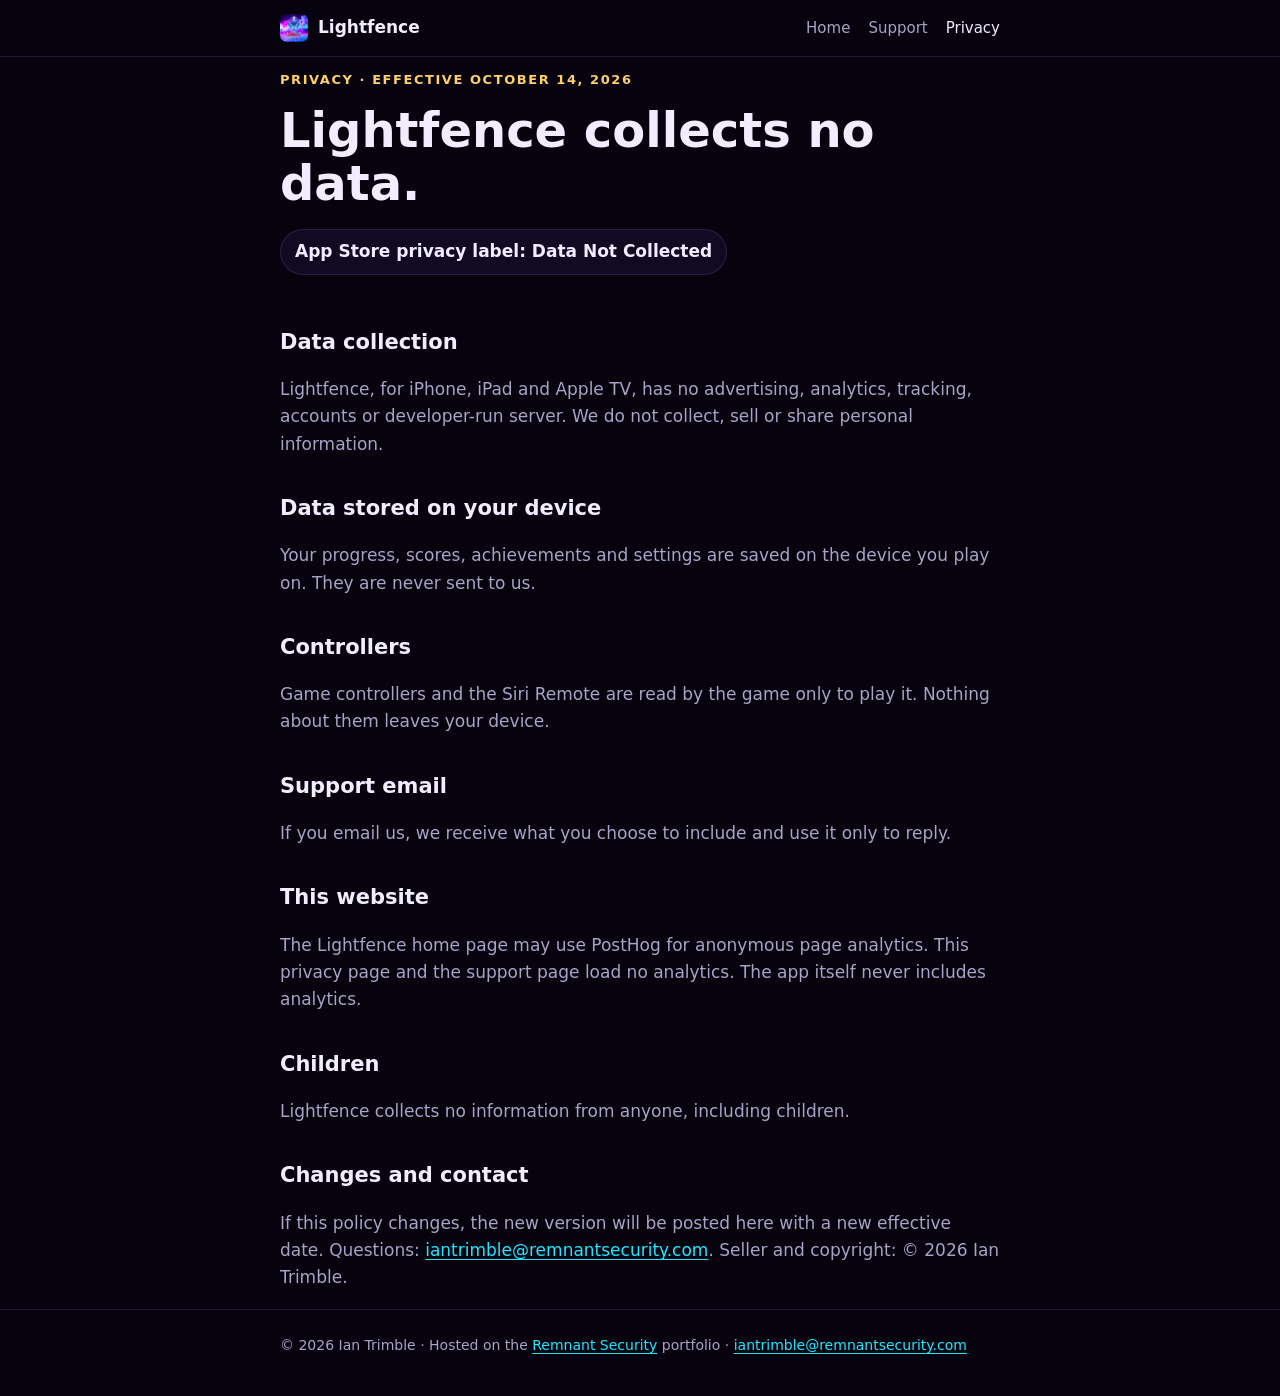
<file: privacy.html>
<!doctype html>
<html lang="en">
<head>
  <meta charset="utf-8" />
  <meta name="viewport" content="width=device-width, initial-scale=1, viewport-fit=cover" />
  <title>Lightfence Privacy Policy</title>
  <meta name="description" content="Lightfence does not collect personal data. Progress stays on your device." />
  <link rel="canonical" href="https://lightfence.remnantsecurity.com/privacy.html" />
  <meta name="theme-color" content="#06030f" />
  <meta name="color-scheme" content="dark" />
  <link rel="icon" type="image/png" sizes="64x64" href="img/favicon-64.png" />
  <link rel="apple-touch-icon" href="img/apple-touch-icon.png" />
  <style>
    :root { --bg:#06030f; --card:#100a22; --ink:#f1edff; --muted:#a9a3c4; --line:rgba(170,150,255,.16); --accent:#22e6ff; --gold:#ffcf6a; }
    * { box-sizing:border-box; }
    body { margin:0; background:var(--bg); color:var(--ink); font:17px/1.6 -apple-system, BlinkMacSystemFont, "Segoe UI", system-ui, sans-serif; -webkit-font-smoothing:antialiased; }
    a { color:var(--accent); text-underline-offset:3px; }
    .top { border-bottom:1px solid var(--line); }
    .wrap { max-width:760px; margin:0 auto; padding:0 20px; }
    .top .wrap { display:flex; align-items:center; justify-content:space-between; gap:16px; padding-top:14px; padding-bottom:14px; }
    .brand { display:flex; align-items:center; gap:10px; color:var(--ink); text-decoration:none; font-weight:700; }
    .brand img { border-radius:7px; }
    nav a { color:var(--muted); text-decoration:none; margin-left:18px; font-size:15px; }
    nav a[aria-current] { color:var(--ink); }
    main { padding:48px 0 64px; }
    .eyebrow { color:var(--gold); font-size:13px; font-weight:700; letter-spacing:.12em; text-transform:uppercase; }
    h1 { font-size:clamp(32px,6vw,48px); line-height:1.1; margin:10px 0 14px; }
    h2 { font-size:21px; margin:34px 0 6px; }
    p, li { color:var(--muted); }
    .label { display:inline-block; margin-top:6px; padding:8px 14px; border:1px solid var(--line); border-radius:999px; background:var(--card); color:var(--ink); font-weight:600; }
    footer { border-top:1px solid var(--line); padding:24px 0 40px; color:var(--muted); font-size:14px; }
  </style>
</head>
<body>
<header class="top"><div class="wrap">
  <a class="brand" href="./"><img src="img/favicon-64.png" alt="" width="28" height="28" /><span>Lightfence</span></a>
  <nav><a href="./">Home</a><a href="support.html">Support</a><a href="privacy.html" aria-current="page">Privacy</a></nav>
</div></header>
<main class="wrap">
  <p class="eyebrow">Privacy &middot; Effective October 14, 2026</p>
  <h1>Lightfence collects no data.</h1>
  <p class="label">App Store privacy label: Data Not Collected</p>

  <h2>Data collection</h2>
  <p>Lightfence, for iPhone, iPad and Apple TV, has no advertising, analytics, tracking, accounts or developer-run server. We do not collect, sell or share personal information.</p>

  <h2>Data stored on your device</h2>
  <p>Your progress, scores, achievements and settings are saved on the device you play on. They are never sent to us.</p>

  <h2>Controllers</h2>
  <p>Game controllers and the Siri Remote are read by the game only to play it. Nothing about them leaves your device.</p>

  <h2>Support email</h2>
  <p>If you email us, we receive what you choose to include and use it only to reply.</p>

  <h2>This website</h2>
  <p>The Lightfence home page may use PostHog for anonymous page analytics. This privacy page and the support page load no analytics. The app itself never includes analytics.</p>

  <h2>Children</h2>
  <p>Lightfence collects no information from anyone, including children.</p>

  <h2>Changes and contact</h2>
  <p>If this policy changes, the new version will be posted here with a new effective date. Questions: <a href="mailto:iantrimble@remnantsecurity.com">iantrimble@remnantsecurity.com</a>. Seller and copyright: &copy; 2026 Ian Trimble.</p>
</main>
<footer><div class="wrap">&copy; 2026 Ian Trimble &middot; Hosted on the <a href="https://apps.remnantsecurity.com/">Remnant Security</a> portfolio &middot; <a href="mailto:iantrimble@remnantsecurity.com">iantrimble@remnantsecurity.com</a></div></footer>
</body>
</html>
</file>
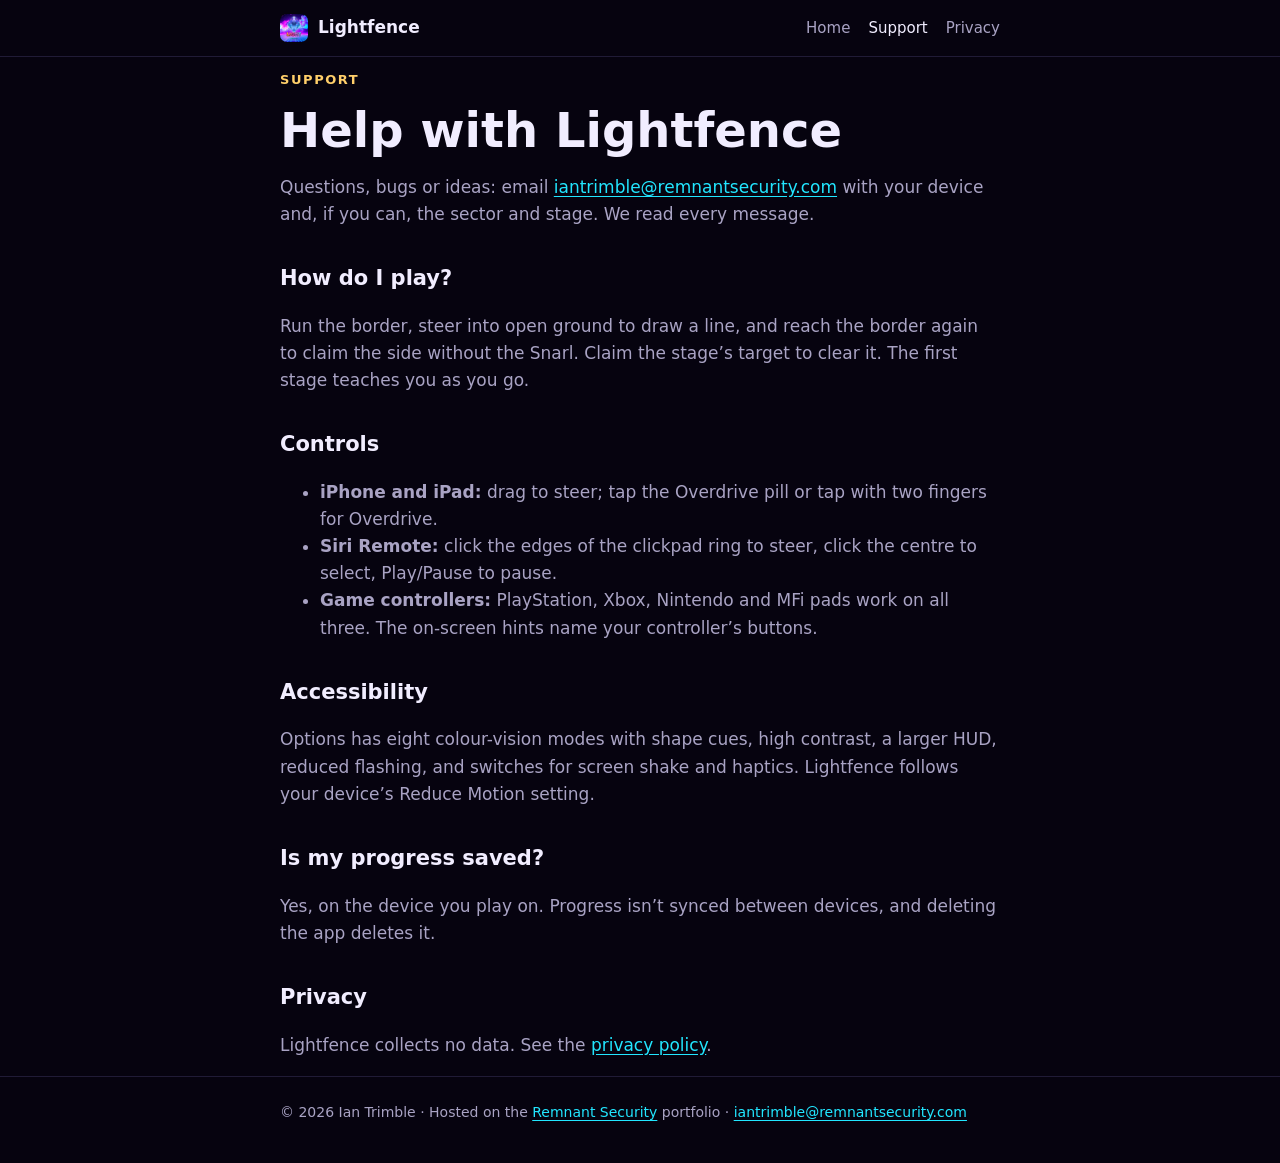
<file: support.html>
<!doctype html>
<html lang="en">
<head>
  <meta charset="utf-8" />
  <meta name="viewport" content="width=device-width, initial-scale=1, viewport-fit=cover" />
  <title>Lightfence Support</title>
  <meta name="description" content="Help with Lightfence for iPhone, iPad and Apple TV: controls, controllers and contact." />
  <link rel="canonical" href="https://lightfence.remnantsecurity.com/support.html" />
  <meta name="theme-color" content="#06030f" />
  <meta name="color-scheme" content="dark" />
  <link rel="icon" type="image/png" sizes="64x64" href="img/favicon-64.png" />
  <link rel="apple-touch-icon" href="img/apple-touch-icon.png" />
  <style>
    :root { --bg:#06030f; --card:#100a22; --ink:#f1edff; --muted:#a9a3c4; --line:rgba(170,150,255,.16); --accent:#22e6ff; --gold:#ffcf6a; }
    * { box-sizing:border-box; }
    body { margin:0; background:var(--bg); color:var(--ink); font:17px/1.6 -apple-system, BlinkMacSystemFont, "Segoe UI", system-ui, sans-serif; -webkit-font-smoothing:antialiased; }
    a { color:var(--accent); text-underline-offset:3px; }
    .top { border-bottom:1px solid var(--line); }
    .wrap { max-width:760px; margin:0 auto; padding:0 20px; }
    .top .wrap { display:flex; align-items:center; justify-content:space-between; gap:16px; padding-top:14px; padding-bottom:14px; }
    .brand { display:flex; align-items:center; gap:10px; color:var(--ink); text-decoration:none; font-weight:700; }
    .brand img { border-radius:7px; }
    nav a { color:var(--muted); text-decoration:none; margin-left:18px; font-size:15px; }
    nav a[aria-current] { color:var(--ink); }
    main { padding:48px 0 64px; }
    .eyebrow { color:var(--gold); font-size:13px; font-weight:700; letter-spacing:.12em; text-transform:uppercase; }
    h1 { font-size:clamp(32px,6vw,48px); line-height:1.1; margin:10px 0 14px; }
    h2 { font-size:21px; margin:34px 0 6px; }
    p, li { color:var(--muted); }
    .label { display:inline-block; margin-top:6px; padding:8px 14px; border:1px solid var(--line); border-radius:999px; background:var(--card); color:var(--ink); font-weight:600; }
    footer { border-top:1px solid var(--line); padding:24px 0 40px; color:var(--muted); font-size:14px; }
  </style>
</head>
<body>
<header class="top"><div class="wrap">
  <a class="brand" href="./"><img src="img/favicon-64.png" alt="" width="28" height="28" /><span>Lightfence</span></a>
  <nav><a href="./">Home</a><a href="support.html" aria-current="page">Support</a><a href="privacy.html">Privacy</a></nav>
</div></header>
<main class="wrap">
  <p class="eyebrow">Support</p>
  <h1>Help with Lightfence</h1>
  <p>Questions, bugs or ideas: email <a href="mailto:iantrimble@remnantsecurity.com">iantrimble@remnantsecurity.com</a> with your device and, if you can, the sector and stage. We read every message.</p>

  <h2>How do I play?</h2>
  <p>Run the border, steer into open ground to draw a line, and reach the border again to claim the side without the Snarl. Claim the stage&rsquo;s target to clear it. The first stage teaches you as you go.</p>

  <h2>Controls</h2>
  <ul>
    <li><b>iPhone and iPad:</b> drag to steer; tap the Overdrive pill or tap with two fingers for Overdrive.</li>
    <li><b>Siri Remote:</b> click the edges of the clickpad ring to steer, click the centre to select, Play/Pause to pause.</li>
    <li><b>Game controllers:</b> PlayStation, Xbox, Nintendo and MFi pads work on all three. The on-screen hints name your controller&rsquo;s buttons.</li>
  </ul>

  <h2>Accessibility</h2>
  <p>Options has eight colour-vision modes with shape cues, high contrast, a larger HUD, reduced flashing, and switches for screen shake and haptics. Lightfence follows your device&rsquo;s Reduce Motion setting.</p>

  <h2>Is my progress saved?</h2>
  <p>Yes, on the device you play on. Progress isn&rsquo;t synced between devices, and deleting the app deletes it.</p>

  <h2>Privacy</h2>
  <p>Lightfence collects no data. See the <a href="privacy.html">privacy policy</a>.</p>
</main>
<footer><div class="wrap">&copy; 2026 Ian Trimble &middot; Hosted on the <a href="https://apps.remnantsecurity.com/">Remnant Security</a> portfolio &middot; <a href="mailto:iantrimble@remnantsecurity.com">iantrimble@remnantsecurity.com</a></div></footer>
</body>
</html>
</file>
<file: lightfence.css>
/* Lightfence landing page. Self-contained: every path is relative, so the
   folder can move to its own host unchanged. Dark only, like the game. */
:root {
  --bg: #06030f;
  --bg-2: #0d0920;
  --panel: rgba(20, 16, 48, 0.62);
  --ink: #f1f2ff;
  --muted: #b2b4d6;
  --faint: #7d80a8;
  --line: rgba(150, 160, 255, 0.16);
  --cyan: #22e6ff;
  --magenta: #ff3dd8;
  --violet: #8b5cff;
  --gold: #ffd23f;
  --accent: var(--cyan);
  --radius: 18px;
  --wrap: 1180px;
  --display: "Unbounded", "Space Grotesk", system-ui, sans-serif;
  --body: "Space Grotesk", -apple-system, BlinkMacSystemFont, "Segoe UI", system-ui, sans-serif;
  --mono: "JetBrains Mono", ui-monospace, SFMono-Regular, Menlo, monospace;
  color-scheme: dark;
}

*, *::before, *::after { box-sizing: border-box; }
/* Big screens (a 4K TV browser, a 5K display): scale the whole page up */
@media (min-width: 2200px) { :root { --wrap: 1560px; } html { font-size: 125%; } }
@media (min-width: 3200px) { :root { --wrap: 2000px; } html { font-size: 160%; } }
html { scroll-behavior: smooth; scroll-padding-top: 4.5rem; -webkit-text-size-adjust: 100%; }
body {
  margin: 0; background: var(--bg); color: var(--ink);
  font: 400 1.0625rem/1.6 var(--body);
  -webkit-font-smoothing: antialiased; overflow-x: hidden;
}
img, video, svg { display: block; max-width: 100%; }
a { color: var(--cyan); text-underline-offset: 3px; }
a:hover { color: #8ff3ff; }
:focus-visible { outline: 2px solid var(--cyan); outline-offset: 3px; border-radius: 6px; }
h1, h2, h3 { font-family: var(--display); line-height: 1.08; margin: 0; letter-spacing: -0.01em; }
h2 { font-size: clamp(1.9rem, 4.2vw, 3.4rem); font-weight: 800; text-wrap: balance; }
h3 { font-size: 1.15rem; font-weight: 600; }
p { margin: 0; }
.wrap { width: min(100% - 32px, var(--wrap)); margin-inline: auto; }
.sr-only { position: absolute; width: 1px; height: 1px; overflow: hidden; clip: rect(0 0 0 0); white-space: nowrap; }
.skip { position: absolute; left: 12px; top: -60px; z-index: 100; background: var(--ink); color: var(--bg); padding: 8px 14px; border-radius: 8px; }
.skip:focus { top: 12px; }

.eyebrow { font: 600 0.78rem/1 var(--mono); letter-spacing: 0.16em; text-transform: uppercase; color: var(--accent); margin-bottom: 16px; }
.sub { color: var(--muted); font-size: clamp(1.05rem, 1.6vw, 1.2rem); max-width: 62ch; margin-top: 18px; }
.section { padding-block: clamp(80px, 12vw, 150px); }

/* Buttons: the game's neon card buttons */
.btn {
  --c: var(--cyan);
  display: inline-flex; align-items: center; justify-content: center; gap: 8px;
  min-height: 52px; padding: 0 26px; border-radius: 14px;
  border: 2px solid var(--c); color: var(--ink); text-decoration: none;
  font: 600 1rem/1 var(--body); letter-spacing: 0.04em; text-transform: uppercase;
  background: linear-gradient(180deg, rgba(34, 230, 255, 0.22), rgba(6, 40, 60, 0.75));
  box-shadow: 0 0 0 1px rgba(34, 230, 255, 0.25), 0 0 22px rgba(34, 230, 255, 0.45), inset 0 0 18px rgba(34, 230, 255, 0.25);
  transition: transform 0.18s ease, box-shadow 0.18s ease, background 0.18s ease;
}
.btn:hover { color: #fff; transform: translateY(-1px); box-shadow: 0 0 0 1px rgba(34, 230, 255, 0.4), 0 0 34px rgba(34, 230, 255, 0.7), inset 0 0 22px rgba(34, 230, 255, 0.35); }
.btn-ghost { --c: rgba(160, 170, 255, 0.45); background: rgba(10, 8, 28, 0.6); box-shadow: none; }
.btn-ghost:hover { box-shadow: 0 0 22px rgba(139, 92, 255, 0.45); border-color: var(--violet); }
.btn-sm { min-height: 38px; padding: 0 16px; font-size: 0.8rem; border-radius: 11px; }
.btn-static { cursor: default; border-style: dashed; --c: rgba(160, 170, 255, 0.55); background: rgba(10, 8, 28, 0.6); box-shadow: none; color: var(--muted); }
.btn-static:hover { transform: none; box-shadow: none; color: var(--muted); }

/* Nav */
.topbar { position: fixed; inset: 0 0 auto; z-index: 50; background: rgba(6, 3, 15, 0.55); backdrop-filter: blur(16px) saturate(140%); -webkit-backdrop-filter: blur(16px) saturate(140%); border-bottom: 1px solid var(--line); }
.topbar-in { display: flex; align-items: center; gap: 24px; height: 3.75rem; }
.brand { display: flex; align-items: center; gap: 10px; color: var(--ink); text-decoration: none; font: 800 0.95rem/1 var(--display); letter-spacing: 0.02em; }
.brand img { border-radius: 7px; }
.navlinks { display: flex; gap: 22px; margin: 0 0 0 auto; padding: 0; list-style: none; }
.navlinks a { color: var(--muted); text-decoration: none; font-size: 0.92rem; font-weight: 500; }
.navlinks a:hover { color: var(--ink); }
@media (max-width: 899px) { .navlinks { display: none; } .topbar .btn { margin-left: auto; } }

/* Hero */
.hero { position: relative; padding-top: 3.75rem; isolation: isolate; }
.hero::after { content: ""; position: absolute; inset: 0; z-index: -1; pointer-events: none;
  background: radial-gradient(60% 40% at 50% 62%, rgba(139, 92, 255, 0.22), transparent 70%); }
.hero-art { display: block; position: relative; }
.hero-art img { width: 100%; height: max(31vw, min(56vh, 600px)); object-fit: cover; object-position: 50% 45%;
  -webkit-mask-image: linear-gradient(#000 86%, transparent); mask-image: linear-gradient(#000 86%, transparent); }
@media (max-width: 699px) { .hero-art img { height: auto; aspect-ratio: 1000 / 758; } }
.hero-copy { position: relative; text-align: center; margin-top: clamp(4px, 1.2vw, 20px); }
.hero h1 { font-size: clamp(2rem, 5vw, 5rem); font-weight: 800; text-wrap: balance;
  text-shadow: 0 0 28px rgba(34, 230, 255, 0.35); }
.hero h1 em { font-style: normal; background: linear-gradient(90deg, #ff9a3d, var(--magenta) 45%, var(--cyan));
  -webkit-background-clip: text; background-clip: text; color: transparent; text-shadow: none; }
.lede { color: var(--muted); font-size: clamp(1.05rem, 1.6vw, 1.25rem); max-width: 64ch; margin: 18px auto 0; }
.cta-row { display: flex; flex-wrap: wrap; justify-content: center; gap: 14px; margin-top: 28px; }
.chips { display: flex; justify-content: center; flex-wrap: wrap; gap: 10px; list-style: none; padding: 0; margin: 24px 0 0; }
.chips li { font: 600 0.75rem/1 var(--mono); letter-spacing: 0.12em; text-transform: uppercase; color: var(--muted);
  border: 1px solid var(--line); border-radius: 999px; padding: 8px 12px; }

/* Screens and video */
.screen { position: relative; aspect-ratio: 16 / 9; border-radius: var(--radius); overflow: hidden; background: #000;
  border: 1px solid color-mix(in srgb, var(--accent) 55%, transparent);
  box-shadow: 0 0 0 1px rgba(0, 0, 0, 0.6), 0 30px 80px -20px color-mix(in srgb, var(--accent) 45%, transparent), 0 0 60px -10px color-mix(in srgb, var(--accent) 35%, transparent); }
.screen video { width: 100%; height: 100%; object-fit: cover; }
.vbtn { position: absolute; right: 12px; bottom: 12px; min-height: 36px; padding: 0 14px; border-radius: 10px; cursor: pointer;
  font: 600 0.72rem/1 var(--mono); letter-spacing: 0.1em; text-transform: uppercase; color: var(--ink);
  background: rgba(6, 3, 15, 0.7); border: 1px solid rgba(255, 255, 255, 0.25); backdrop-filter: blur(8px); -webkit-backdrop-filter: blur(8px); }
.vbtn:hover { border-color: var(--accent); }
.reel { margin-top: clamp(48px, 7vw, 88px); max-width: 1100px; }
.reel figcaption { color: var(--faint); font-size: 0.9rem; text-align: center; margin-top: 14px; }

/* Stats */
.stats { margin-top: clamp(64px, 9vw, 110px); }
.stats dl { display: grid; grid-template-columns: repeat(5, 1fr); margin: 0; border-block: 1px solid var(--line); }
.stats div { padding: 26px 8px; text-align: center; }
.stats div + div { border-left: 1px solid var(--line); }
.stats dd { margin: 0; font: 800 clamp(1.8rem, 4vw, 3rem)/1 var(--display); color: var(--ink); text-shadow: 0 0 22px rgba(34, 230, 255, 0.45); }
.stats dt { order: 2; margin-top: 10px; font: 600 0.72rem/1.2 var(--mono); letter-spacing: 0.12em; text-transform: uppercase; color: var(--muted); }
.stats div { display: flex; flex-direction: column-reverse; }
@media (max-width: 640px) {
  .stats dl { grid-template-columns: repeat(2, 1fr); }
  .stats div { border-top: 1px solid var(--line); }
  .stats div + div { border-left: 0; }
  .stats div:nth-child(even) { border-left: 1px solid var(--line); }
  .stats div:nth-child(-n+2) { border-top: 0; }
  .stats div:last-child { grid-column: 1 / -1; }
}

/* How it plays */
.play { display: grid; grid-template-columns: 1.15fr 0.85fr; gap: clamp(40px, 6vw, 90px); align-items: center; }
.steps { list-style: none; counter-reset: s; padding: 0; margin: 40px 0 0; display: grid; gap: 26px; }
.steps li { counter-increment: s; position: relative; padding-left: 64px; }
.steps li::before { content: "0" counter(s); position: absolute; left: 0; top: -2px; width: 44px; height: 44px; display: grid; place-items: center;
  font: 600 0.85rem/1 var(--mono); color: var(--cyan); border: 1px solid rgba(34, 230, 255, 0.45); border-radius: 12px; box-shadow: 0 0 16px rgba(34, 230, 255, 0.25); }
.steps p { color: var(--muted); margin-top: 6px; }
.board { border-radius: var(--radius); padding: 18px; background: radial-gradient(circle at 50% 40%, rgba(34, 230, 255, 0.08), transparent 70%), var(--bg-2); border: 1px solid var(--line); }
@media (max-width: 860px) { .play { grid-template-columns: 1fr; } .board { max-width: 380px; margin-inline: auto; width: 100%; } }

/* Sectors */
.sectors { position: relative; padding-top: clamp(80px, 12vw, 150px); }
.sectors-head { margin-bottom: clamp(32px, 5vw, 64px); }
.rail { position: sticky; top: 4.75rem; z-index: 5; width: min(100% - 32px, var(--wrap)); margin: 0 auto; height: 0; }
.rail ol { list-style: none; margin: 0; padding: 0; display: grid; gap: 4px; width: 13rem; position: absolute; left: 0; top: 0; transition: opacity 0.3s, visibility 0.3s; }
.js .rail:not(.on) ol { opacity: 0; visibility: hidden; }
.rail a { display: flex; gap: 10px; align-items: baseline; padding: 5px 10px; border-radius: 8px; text-decoration: none; color: var(--faint); font-size: 0.85rem; border-left: 2px solid transparent; transition: color 0.2s, border-color 0.2s, background 0.2s; }
.rail a span { font: 600 0.7rem/1 var(--mono); }
.rail a:hover { color: var(--ink); }
.rail a[aria-current="true"] { color: var(--ink); border-left-color: var(--accent); background: color-mix(in srgb, var(--accent) 12%, transparent); }
.rail a[aria-current="true"] span { color: var(--accent); }
@media (max-width: 1099px) { .rail { display: none; } }

.sector { position: relative; min-height: 100vh; min-height: 100svh; display: grid; align-items: center; padding-block: 72px; isolation: isolate; overflow: hidden; }
.sector::before { content: ""; position: absolute; inset: 0; z-index: -2; background: var(--world) center / cover no-repeat;
  opacity: 0.38; filter: saturate(1.15); -webkit-mask-image: linear-gradient(transparent, #000 22%, #000 78%, transparent); mask-image: linear-gradient(transparent, #000 22%, #000 78%, transparent); }
.js .sector:not(.near)::before { background-image: none; }
.sector::after { content: ""; position: absolute; inset: 0; z-index: -1;
  background: linear-gradient(90deg, rgba(6, 3, 15, 0.92) 0%, rgba(6, 3, 15, 0.6) 45%, rgba(6, 3, 15, 0.82) 100%); }
.sector-in { display: grid; grid-template-columns: minmax(0, 0.8fr) minmax(0, 1.2fr); gap: clamp(28px, 4vw, 64px); align-items: center; }
@media (min-width: 1100px) { .sector-in { padding-left: 15rem; } }
.num { font: 600 0.78rem/1 var(--mono); letter-spacing: 0.18em; text-transform: uppercase; color: var(--accent); }
.sector h3 { font-size: clamp(2rem, 4.4vw, 3.6rem); font-weight: 800; margin-top: 14px; text-shadow: 0 0 30px color-mix(in srgb, var(--accent) 60%, transparent); }
.sector .line { font-size: clamp(1.1rem, 1.7vw, 1.35rem); color: var(--ink); margin-top: 16px; max-width: 30ch; }
.guardian { margin-top: 22px; font: 600 0.75rem/1.4 var(--mono); letter-spacing: 0.14em; text-transform: uppercase; color: var(--muted); }
.guardian b { display: block; margin-top: 6px; font: 600 1.15rem/1.2 var(--display); letter-spacing: 0; text-transform: none; color: var(--accent); }
.life { list-style: none; padding: 0; margin: 22px 0 0; display: flex; flex-wrap: wrap; gap: 8px; }
.life li { font-size: 0.82rem; color: var(--muted); padding: 6px 11px; border-radius: 999px; border: 1px solid color-mix(in srgb, var(--accent) 35%, transparent); background: rgba(6, 3, 15, 0.5); }
.sector .clip { margin: 0; }
@media (max-width: 860px) {
  .sector { min-height: auto; padding-block: 64px; }
  .sector::after { background: linear-gradient(rgba(6, 3, 15, 0.7), rgba(6, 3, 15, 0.88)); }
  .sector-in { grid-template-columns: 1fr; }
}

/* Reveal: only hidden when JS is running, so the page reads without it */
.js .reveal { opacity: 0; transform: translateY(28px); transition: opacity 0.7s ease, transform 0.7s cubic-bezier(0.2, 0.7, 0.2, 1); }
.js .reveal.in { opacity: 1; transform: none; }

/* Guardians */
#guardians { --accent: var(--magenta); }
.rhythm { list-style: none; padding: 0; margin: 48px 0 0; display: grid; grid-template-columns: repeat(4, 1fr); gap: 0; counter-reset: r; }
.rhythm li { position: relative; padding: 22px 20px 22px 0; border-top: 2px solid rgba(255, 61, 216, 0.35); }
.rhythm li::before { content: ""; position: absolute; top: -7px; left: 0; width: 12px; height: 12px; border-radius: 50%; background: var(--bg); border: 2px solid var(--magenta); }
.rhythm li.hot { border-top-color: var(--gold); }
.rhythm li.hot::before { border-color: var(--gold); background: var(--gold); box-shadow: 0 0 14px var(--gold); }
.rhythm b { display: block; font: 600 1.15rem/1.2 var(--display); }
.rhythm span { display: block; color: var(--muted); margin-top: 6px; font-size: 0.95rem; }
.g-grid { display: grid; grid-template-columns: repeat(3, 1fr); gap: 18px; margin-top: 44px; }
.g-card { padding: 26px; border-radius: var(--radius); background: var(--panel); border: 1px solid var(--line); }
.g-card p { color: var(--muted); margin-top: 10px; }
.g-names { list-style: none; padding: 0; margin: 44px 0 0; display: flex; flex-wrap: wrap; gap: 10px; }
.g-names li { font: 600 0.9rem/1 var(--display); padding: 11px 15px; border-radius: 12px; color: var(--accent);
  border: 1px solid color-mix(in srgb, var(--accent) 45%, transparent); background: color-mix(in srgb, var(--accent) 8%, transparent); }
@media (max-width: 860px) { .rhythm { grid-template-columns: 1fr 1fr; row-gap: 12px; } .g-grid { grid-template-columns: 1fr; } }

/* Worlds */
.worlds { background: linear-gradient(180deg, transparent, var(--bg-2) 30%, var(--bg-2) 70%, transparent); --accent: #59ff80; }
.worlds-in { display: grid; grid-template-columns: 1fr 1fr; gap: clamp(40px, 6vw, 90px); align-items: center; }
.feature-list { list-style: none; padding: 0; margin: 34px 0 0; display: grid; gap: 18px; }
.feature-list li { color: var(--muted); padding-left: 22px; position: relative; }
.feature-list li::before { content: ""; position: absolute; left: 0; top: 0.6em; width: 8px; height: 8px; border-radius: 2px; transform: rotate(45deg); background: var(--accent); box-shadow: 0 0 10px var(--accent); }
.feature-list b { color: var(--ink); }
.paintings { display: grid; grid-template-columns: repeat(3, 1fr); gap: 14px; }
.paintings picture:nth-child(2) { transform: translateY(-36px); }
.paintings img { width: 100%; height: auto; aspect-ratio: 9 / 16; object-fit: cover; border-radius: 14px; border: 1px solid var(--line); box-shadow: 0 24px 60px -24px rgba(0, 0, 0, 0.9); }
@media (max-width: 860px) { .worlds-in { grid-template-columns: 1fr; } .paintings picture:nth-child(2) { transform: none; } }

/* Progression */
#progression { --accent: var(--gold); }
.prog { display: grid; grid-template-columns: 1fr 1fr; gap: 18px; margin-top: 44px; }
.core, .powers, .more > div { padding: clamp(22px, 3vw, 34px); border-radius: var(--radius); background: var(--panel); border: 1px solid var(--line); }
.core > p, .powers > p, .more p { color: var(--muted); margin-top: 10px; }
.upgrades { list-style: none; counter-reset: u; padding: 0; margin: 22px 0 0; display: grid; grid-template-columns: 1fr 1fr; gap: 8px 18px; }
.upgrades li { counter-increment: u; display: flex; flex-direction: column; padding: 10px 0 10px 40px; position: relative; font-weight: 600; border-bottom: 1px solid var(--line); }
.upgrades li::before { content: counter(u); position: absolute; left: 0; top: 12px; width: 26px; height: 26px; display: grid; place-items: center; border-radius: 50%;
  font: 600 0.72rem/1 var(--mono); color: var(--gold); border: 1px solid rgba(255, 210, 63, 0.5); }
.upgrades span { font-weight: 400; font-size: 0.88rem; color: var(--muted); }
.pu { list-style: none; padding: 0; margin: 22px 0 0; display: grid; gap: 12px; }
.pu li { display: grid; grid-template-columns: 56px 1fr; column-gap: 16px; align-items: center; }
.pu img { grid-row: span 2; width: 56px; height: 56px; object-fit: contain; filter: drop-shadow(0 0 10px rgba(139, 92, 255, 0.5)); }
.pu span { color: var(--muted); font-size: 0.92rem; }
.more { grid-column: 1 / -1; display: grid; grid-template-columns: 1fr 1fr; gap: 18px; }
@media (max-width: 860px) { .prog, .more { grid-template-columns: 1fr; } }
@media (max-width: 420px) { .upgrades { grid-template-columns: 1fr; } }

/* Platforms */
.platforms { background: radial-gradient(70% 50% at 50% 0%, rgba(34, 230, 255, 0.08), transparent 70%); }
.devices { display: grid; grid-template-columns: 1fr 1.3fr; gap: 18px; margin-top: 44px; }
.device { padding: clamp(22px, 3vw, 34px); border-radius: var(--radius); background: var(--panel); border: 1px solid var(--line); }
.device img { height: 120px; width: auto; border-radius: 26px; margin-bottom: 22px; box-shadow: 0 16px 40px -12px rgba(139, 92, 255, 0.6); }
.device.tv img { border-radius: 14px; }
.device p { color: var(--muted); margin-top: 10px; }
.table-wrap { margin-top: 18px; overflow-x: auto; border-radius: var(--radius); border: 1px solid var(--line); background: var(--panel); }
.controls { width: 100%; border-collapse: collapse; min-width: 680px; }
.controls caption { text-align: left; padding: 22px 24px 6px; font: 600 1.15rem/1.2 var(--display); }
.controls th, .controls td { padding: 13px 16px; text-align: center; border-top: 1px solid var(--line); }
.controls thead th { font: 600 0.72rem/1 var(--mono); letter-spacing: 0.14em; text-transform: uppercase; color: var(--cyan); border-top: 0; }
.controls tbody th { text-align: left; font-weight: 600; padding-left: 24px; }
.controls th small { display: block; font-weight: 400; color: var(--faint); font-size: 0.8rem; }
.controls thead th:first-child { text-align: left; padding-left: 24px; }
kbd { display: inline-grid; place-items: center; min-width: 34px; height: 34px; padding: 0 10px; border-radius: 9px; border: 1.5px solid rgba(200, 205, 255, 0.55);
  font: 600 0.78rem/1 var(--body); text-transform: uppercase; letter-spacing: 0.04em; color: var(--ink); white-space: nowrap; }
kbd.ps, kbd.xa, kbd.xb, kbd.xy { border-radius: 50%; padding: 0; width: 34px; font-size: 0.95rem; }
kbd.x { color: #7aa7ff; border-color: #7aa7ff; } kbd.o { color: #ff5c6c; border-color: #ff5c6c; } kbd.t { color: #3ee0a5; border-color: #3ee0a5; }
kbd.xa { color: #5ee05a; border-color: #5ee05a; } kbd.xb { color: #ff5c5c; border-color: #ff5c5c; } kbd.xy { color: #ffcc33; border-color: #ffcc33; }
@media (max-width: 860px) { .devices { grid-template-columns: 1fr; } }

/* Accessibility */
#accessibility { --accent: #7aa7ff; }
.cv { margin: 40px 0 0; }
.cv-row { display: grid; grid-template-columns: repeat(4, 1fr); gap: 14px; }
.cv-mode { padding: 18px; border-radius: 14px; background: var(--panel); border: 1px solid var(--line); }
.sws { display: flex; gap: 8px; }
.sw { width: 30px; height: 30px; border-radius: 8px; border: 1px solid rgba(255, 255, 255, 0.2); }
.cv-mode b { display: block; margin-top: 12px; font-size: 0.92rem; }
.cv figcaption { color: var(--faint); font-size: 0.88rem; margin-top: 12px; }
.a11y-list { list-style: none; padding: 0; margin: 36px 0 0; display: grid; grid-template-columns: repeat(3, 1fr); gap: 14px 28px; }
.a11y-list li { color: var(--muted); padding-top: 14px; border-top: 1px solid var(--line); }
.a11y-list b { color: var(--ink); }
@media (max-width: 860px) { .cv-row { grid-template-columns: 1fr 1fr; } .a11y-list { grid-template-columns: 1fr; } }

/* Get it */
.get { padding-block: clamp(90px, 13vw, 160px); text-align: center; position: relative; isolation: isolate; overflow: hidden; }
.get::before { content: ""; position: absolute; inset: 0; z-index: -1; background: radial-gradient(50% 60% at 50% 40%, rgba(255, 61, 216, 0.18), rgba(34, 230, 255, 0.08) 50%, transparent 75%); }
.get-in { display: grid; justify-items: center; }
.get img { width: 132px; height: 132px; border-radius: 30px; box-shadow: 0 0 60px rgba(139, 92, 255, 0.55); margin-bottom: 28px; }
.get h2 { max-width: 18ch; }
.get .sub { margin-inline: auto; }
.placeholder { margin-top: 30px; }
.store-badge { margin-top: 30px; }
.store-badge a { display: inline-block; border-radius: 10px; transition: transform 0.15s ease; }
.store-badge a:hover, .store-badge a:focus-visible { transform: translateY(-2px); }
.store-badge img { display: block; height: 60px; width: auto; }
.contact { margin-top: 26px; color: var(--muted); font-size: 0.95rem; }

/* Footer */
.footer { border-top: 1px solid var(--line); padding-block: 30px; color: var(--faint); font-size: 0.9rem; }
.footer-in { display: flex; flex-wrap: wrap; justify-content: space-between; gap: 14px; }
.footer ul { list-style: none; display: flex; flex-wrap: wrap; gap: 20px; margin: 0; padding: 0; }
.footer a { color: var(--muted); text-decoration: none; }
.footer a:hover { color: var(--ink); }

@media (prefers-reduced-motion: reduce) {
  html { scroll-behavior: auto; }
  *, *::before, *::after { animation: none !important; transition: none !important; }
  .js .reveal { opacity: 1; transform: none; }
}
</file>
<file: play.css>
/* The playable mini board (play.js, play-draw.js). Sits in the How it plays section.
   The HUD copies the game's (GameHUD.swift): a dark beveled panel with SCORE, the
   CLAIM ring and LIVES, then the sector title and the stage line. Sizes are in
   game points: --pt is one point of the phone's 374 pt board at this width. */
.mini { --mini-accent: #33f2ff; --lives: #2eebff; --claim: #0087ff; padding: 10px; position: relative; }
.mini-stage { position: relative; border-radius: 12px; overflow: hidden; container-type: inline-size; --pt: 0.246cqw;
  box-shadow: 0 0 0 1px color-mix(in srgb, var(--mini-accent) 35%, transparent), 0 0 40px -14px var(--mini-accent); }
.mini canvas { display: block; width: 100%; aspect-ratio: 100 / 138; background: #04141a; outline: none; cursor: pointer; }
.mini canvas:focus-visible { box-shadow: inset 0 0 0 2px var(--mini-accent); }
.mini.playing canvas { touch-action: none; cursor: none; }

.mini-hud { position: absolute; inset: 0 0 auto; padding: calc(8 * var(--pt)) calc(10 * var(--pt)) 0; pointer-events: none;
  text-align: center; color: #fff; }
.mini-panel { display: grid; grid-template-columns: 1fr auto 1fr calc(30 * var(--pt)); align-items: center; gap: calc(6 * var(--pt));
  height: calc(64 * var(--pt)); padding: 0 calc(12 * var(--pt)) 0 calc(16 * var(--pt)); border-radius: calc(14 * var(--pt));
  background: rgba(9, 9, 10, 0.8); border: 1px solid rgba(51, 242, 255, 0.68);
  box-shadow: 0 0 calc(5 * var(--pt)) rgba(51, 242, 255, 0.45), inset 0 0 calc(10 * var(--pt)) rgba(51, 242, 255, 0.08); }
.mini-cap { display: block; font: 600 calc(11 * var(--pt))/1 var(--body); letter-spacing: 0.04em; text-transform: uppercase; color: var(--mini-accent); }
.mini-score { text-align: left; display: grid; gap: calc(3 * var(--pt)); }
.mini-score b { font: 600 calc(24 * var(--pt))/1 var(--mono); font-variant-numeric: tabular-nums; }
.mini-bestline { font: 500 calc(9.5 * var(--pt))/1 var(--mono); text-transform: uppercase; color: rgba(255, 255, 255, 0.55); }
.mini-gauge { position: relative; width: calc(58 * var(--pt)); height: calc(58 * var(--pt)); display: grid; place-content: center; }
.mini-gauge svg { position: absolute; inset: 0; width: 100%; height: 100%; overflow: visible; }
.mini-gauge .g-base { fill: rgba(8, 8, 8, 0.55); stroke: rgba(255, 255, 255, 0.12); stroke-width: 6; }
.mini-gauge .g-arc { fill: none; stroke: var(--claim); stroke-width: 6; stroke-linecap: round; stroke-dasharray: 0 100;
  filter: drop-shadow(0 0 2px var(--claim)); transition: stroke-dasharray 0.3s ease; }
.mini-gauge .g-tick { fill: #fff; stroke: rgba(0, 0, 0, 0.6); stroke-width: 1; }
.mini-gauge .g-dia { fill: var(--claim); stroke: #fff; stroke-width: 1.2; filter: drop-shadow(0 0 3px var(--claim)); }
.mini-gauge .mini-cap { position: relative; color: rgba(255, 255, 255, 0.6); font-size: calc(8.5 * var(--pt)); margin-top: calc(4 * var(--pt)); }
.mini-gauge b { position: relative; font: 600 calc(15 * var(--pt))/1.1 var(--mono); }
.mini-lives { display: grid; justify-items: center; gap: calc(5 * var(--pt)); }
.mini-lives .mini-cap { color: var(--lives); }
.mini-pips { display: flex; gap: calc(3 * var(--pt)); }
.mini-pips i { width: calc(19 * var(--pt)); height: calc(19 * var(--pt)); transition: opacity 0.3s;
  background: center / contain no-repeat url("data:image/svg+xml,%3Csvg xmlns='http://www.w3.org/2000/svg' viewBox='0 0 22 22'%3E%3Cpath d='M11 1C0 1 1 7 1 14C10 18 11 19 11 21C11 19 12 18 21 14C21 7 22 1 11 1Z' fill='%232eebff'/%3E%3C/svg%3E");
  filter: drop-shadow(0 0 2px var(--lives)); }
.mini-pips i.lost { opacity: 0.16; filter: none; }
.mini-title { margin: calc(11 * var(--pt)) 0 0; font: 600 calc(17 * var(--pt))/1 var(--mono); letter-spacing: 0.02em; text-transform: uppercase;
  background: linear-gradient(to top, #7d63de 15%, #4cf0ff 85%); -webkit-background-clip: text; background-clip: text; color: transparent;
  filter: drop-shadow(0 0 4px rgba(76, 240, 255, 0.35)); }
.mini-line { margin: calc(5 * var(--pt)) 0 0; font: 500 calc(10 * var(--pt))/1.2 var(--mono); letter-spacing: 0.02em; text-transform: uppercase;
  color: rgba(255, 255, 255, 0.9); white-space: nowrap; text-shadow: 0 1px 3px #000; }
.mini-pills { display: flex; justify-content: center; margin: calc(5 * var(--pt)) 0 0; }
.mini-pills i { width: calc(11 * var(--pt)); height: calc(11 * var(--pt)); margin: 0 calc(-1 * var(--pt)); transform: rotate(45deg) scale(0.72);
  border: calc(1.5 * var(--pt)) solid var(--mini-accent); }
.mini-pills i.on { background: var(--mini-accent); box-shadow: 0 0 calc(6 * var(--pt)) var(--mini-accent); }

.mini-tools { position: absolute; top: calc(12 * var(--pt)); right: calc(15 * var(--pt)); display: grid; gap: calc(4 * var(--pt)); }
.mini-tool { display: grid; place-items: center; width: max(26px, calc(27 * var(--pt))); height: max(26px, calc(27 * var(--pt))); padding: 0;
  border-radius: calc(6 * var(--pt)); border: 1px solid rgba(140, 150, 255, 0.55); background: #0c0a2c; color: rgba(255, 255, 255, 0.85); cursor: pointer; }
.mini-tool[hidden] { display: none; }
.mini-tool:hover { color: #fff; border-color: var(--mini-accent); }
.mini-tool:focus-visible { outline: 2px solid var(--mini-accent); outline-offset: 2px; }
.mini-tool svg { width: 70%; height: 70%; fill: none; stroke: currentColor; stroke-width: 2.2; stroke-linecap: round; stroke-linejoin: round; }
.mini-tool .spk { fill: currentColor; stroke-width: 1.4; }
.mini-tool[aria-pressed="true"] .off, .mini-tool[aria-pressed="false"] .on { display: none; }

.mini-start { position: absolute; inset: auto 0 0; padding: 48px 18px 18px; text-align: center;
  background: linear-gradient(transparent, rgba(4, 10, 16, 0.92) 45%); }
.mini-start .eyebrow { margin-bottom: 12px; color: var(--mini-accent); }
.mini.playing .mini-start, .mini.carded .mini-start { display: none; }
.mini-help { color: var(--muted); font-size: 0.85rem; margin-top: 10px; }
.mini-best { color: var(--muted); font: 600 0.75rem/1 var(--mono); margin-top: 8px; }
.mini-best:empty { display: none; }

.mini-card { position: absolute; inset: 0; display: grid; align-content: center; gap: 14px; padding: 26px; text-align: center;
  background: rgba(4, 8, 16, 0.86); backdrop-filter: blur(6px); -webkit-backdrop-filter: blur(6px); animation: mini-in 0.35s ease both; }
.mini-card[hidden] { display: none; }
.mini-card h3 { font-size: clamp(1.4rem, 3vw, 1.8rem); outline: none; }
.mini-card p { color: var(--muted); font-size: 0.95rem; margin: 0; }
.mini-card .eyebrow { margin: 0; color: var(--mini-accent); }
.mini-actions { display: flex; flex-wrap: wrap; gap: 10px; justify-content: center; margin-top: 4px; }
.mini-next { position: relative; height: 92px; border-radius: 12px; overflow: hidden; display: grid; align-content: end; justify-items: start;
  padding: 10px 14px; text-align: left; border: 1px solid rgba(179, 230, 255, 0.4);
  background: linear-gradient(transparent 20%, rgba(6, 3, 15, 0.85)), var(--next) center 40% / cover; }
.mini-next::after { content: "🔒"; position: absolute; top: 10px; right: 12px; font-size: 1rem; }
.mini-next span { font: 600 0.68rem/1 var(--mono); letter-spacing: 0.12em; text-transform: uppercase; color: #b3e6ff; }
.mini-next b { font: 800 1.1rem/1.2 var(--display); color: var(--ink); }
@keyframes mini-in { from { opacity: 0; transform: scale(0.98); } }

@media (max-width: 860px) { .board.mini { max-width: 440px; } }
@media (prefers-reduced-motion: reduce) { .mini-card { animation: none; } .mini-gauge .g-arc, .mini-pips i { transition: none; } }
</file>
